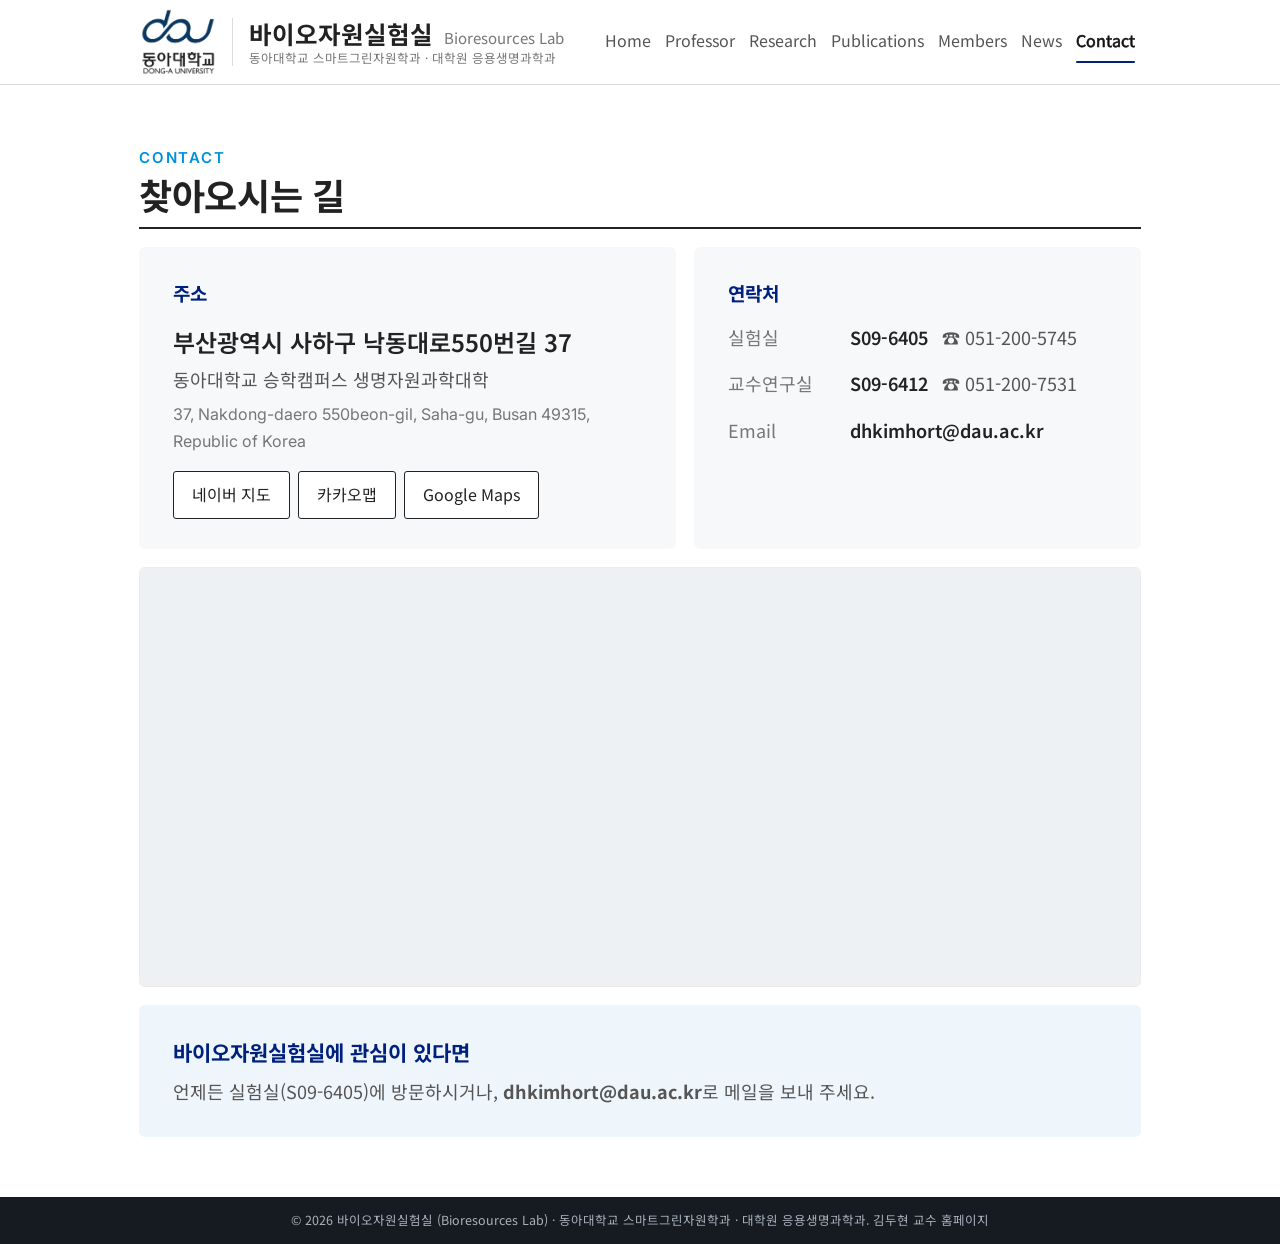
<file: contact.html>
<!DOCTYPE html>
<html lang="ko">
<head>
<meta charset="UTF-8">
<meta name="viewport" content="width=device-width, initial-scale=1">
<meta name="description" content="동아대학교 스마트그린자원학과 · 대학원 응용생명과학과 바이오자원실험실(김두현 교수). 종자 발아생리·프라이밍, 종자 가공, 유전자원 보존, 유용대사체 연구.">
<meta name="theme-color" content="#ffffff">
<meta name="apple-mobile-web-app-title" content="바이오자원실험실">
<link rel="icon" type="image/png" sizes="32x32" href="img/favicon-32.png">
<link rel="icon" type="image/png" sizes="192x192" href="img/favicon-192.png">
<link rel="apple-touch-icon" href="img/apple-touch-icon.png">
<meta property="og:type" content="website">
<meta property="og:site_name" content="바이오자원실험실">
<meta property="og:title" content="바이오자원실험실 | 동아대학교 김두현 교수 연구실">
<meta property="og:description" content="종자 발아생리·프라이밍, 종자 가공, 유전자원 보존, 유용대사체 연구 — 동아대학교 스마트그린자원학과 · 대학원 응용생명과학과">
<meta property="og:image" content="img/og.jpg">
<meta property="og:image:width" content="1200"><meta property="og:image:height" content="630">
<meta name="twitter:card" content="summary_large_image">
<title>Contact | 바이오자원실험실 | 동아대학교</title>
<link rel="preconnect" href="https://fonts.googleapis.com">
<link rel="preconnect" href="https://fonts.gstatic.com" crossorigin>
<link href="https://fonts.googleapis.com/css2?family=Noto+Sans+KR:wght@400;500;700;800&family=Inter:wght@400;600;800&display=swap" rel="stylesheet">
<link rel="stylesheet" href="css/style.css">
<script src="js/layout.js"></script>
</head>
<body>

<header class="nav">
  <div class="wrap">
    <a class="brand" href="index.html">
      <img class="logo" src="img/logo.png" alt="동아대학교">
      <span class="bt"><span>바이오자원실험실 <em class="en-name">Bioresources Lab</em></span><small>동아대학교 스마트그린자원학과 · 대학원 응용생명과학과</small></span>
    </a>
    <button class="burger" aria-label="메뉴" onclick="document.querySelector('.links').classList.toggle('open')">
      <svg width="24" height="24" viewBox="0 0 24 24" fill="none" stroke="currentColor" stroke-width="2"><path d="M4 7h16M4 12h16M4 17h16"/></svg>
    </button>
    <nav class="links">
      <a href="index.html">Home</a>
      <a href="professor.html">Professor</a>
      <a href="research.html">Research</a>
      <a href="publications.html">Publications</a>
      <a href="members.html">Members</a>
      <a href="news.html">News</a>
      <a href="contact.html" class="on">Contact</a>
    </nav>
  </div>
</header>

<main>
<!-- CONTACT -->
<section class="blk" id="contact" style="border-bottom:0">
  <div class="wrap">
    <div class="sec-head"><div><div class="kicker">Contact</div><h2>찾아오시는 길</h2></div></div>
    <div class="ct-grid">
      <div class="ct-card ct-addr">
        <h3>주소</h3>
        <p class="ct-big">부산광역시 사하구 낙동대로550번길 37</p>
        <p>동아대학교 승학캠퍼스 생명자원과학대학</p>
        <p class="ct-en">37, Nakdong-daero 550beon-gil, Saha-gu, Busan 49315, Republic of Korea</p>
        <div class="ct-maps">
          <a class="btn" href="https://map.naver.com/p/search/%EB%8F%99%EC%95%84%EB%8C%80%ED%95%99%EA%B5%90%20%EC%8A%B9%ED%95%99%EC%BA%A0%ED%8D%BC%EC%8A%A4%20%EC%83%9D%EB%AA%85%EC%9E%90%EC%9B%90%EA%B3%BC%ED%95%99%EB%8C%80%ED%95%99" target="_blank" rel="noopener">네이버 지도</a>
          <a class="btn" href="https://map.kakao.com/?q=%EB%8F%99%EC%95%84%EB%8C%80%ED%95%99%EA%B5%90%20%EC%8A%B9%ED%95%99%EC%BA%A0%ED%8D%BC%EC%8A%A4%20%EC%83%9D%EB%AA%85%EC%9E%90%EC%9B%90%EA%B3%BC%ED%95%99%EB%8C%80%ED%95%99" target="_blank" rel="noopener">카카오맵</a>
          <a class="btn" href="https://www.google.com/maps/search/?api=1&query=%EB%B6%80%EC%82%B0%EA%B4%91%EC%97%AD%EC%8B%9C%20%EC%82%AC%ED%95%98%EA%B5%AC%20%EB%82%99%EB%8F%99%EB%8C%80%EB%A1%9C550%EB%B2%88%EA%B8%B8%2037%20%EB%8F%99%EC%95%84%EB%8C%80%ED%95%99%EA%B5%90%20%EC%8A%B9%ED%95%99%EC%BA%A0%ED%8D%BC%EC%8A%A4" target="_blank" rel="noopener">Google Maps</a>
        </div>
      </div>
      <div class="ct-card">
        <h3>연락처</h3>
        <dl class="ct-dl">
          <dt>실험실</dt><dd><b>S09-6405</b><span>☎ 051-200-5745</span></dd>
          <dt>교수연구실</dt><dd><b>S09-6412</b><span>☎ 051-200-7531</span></dd>
          <dt>Email</dt><dd><b>dhkimhort@dau.ac.kr</b></dd>
        </dl>
      </div>
    </div>
    <div class="ct-map">
      <iframe src="https://maps.google.com/maps?q=%EB%8F%99%EC%95%84%EB%8C%80%ED%95%99%EA%B5%90%20%EC%8A%B9%ED%95%99%EC%BA%A0%ED%8D%BC%EC%8A%A4%20%EC%83%9D%EB%AA%85%EC%9E%90%EC%9B%90%EA%B3%BC%ED%95%99%EB%8C%80%ED%95%99&z=16&output=embed" title="동아대학교 승학캠퍼스 생명자원과학대학 지도" loading="lazy" referrerpolicy="no-referrer-when-downgrade" allowfullscreen></iframe>
    </div>
    <div class="ct-card ct-join">
      <div><h3>바이오자원실험실에 관심이 있다면</h3><p>언제든 실험실(S09-6405)에 방문하시거나, <b>dhkimhort@dau.ac.kr</b>로 메일을 보내 주세요.</p></div>
    </div>
  </div>
</section>

</main>
<footer>© <span id="yr"></span> 바이오자원실험실 (Bioresources Lab) · 동아대학교 스마트그린자원학과 · 대학원 응용생명과학과. 김두현 교수 홈페이지</footer>

<script src="js/common.js"></script>
</body></html>
</file>
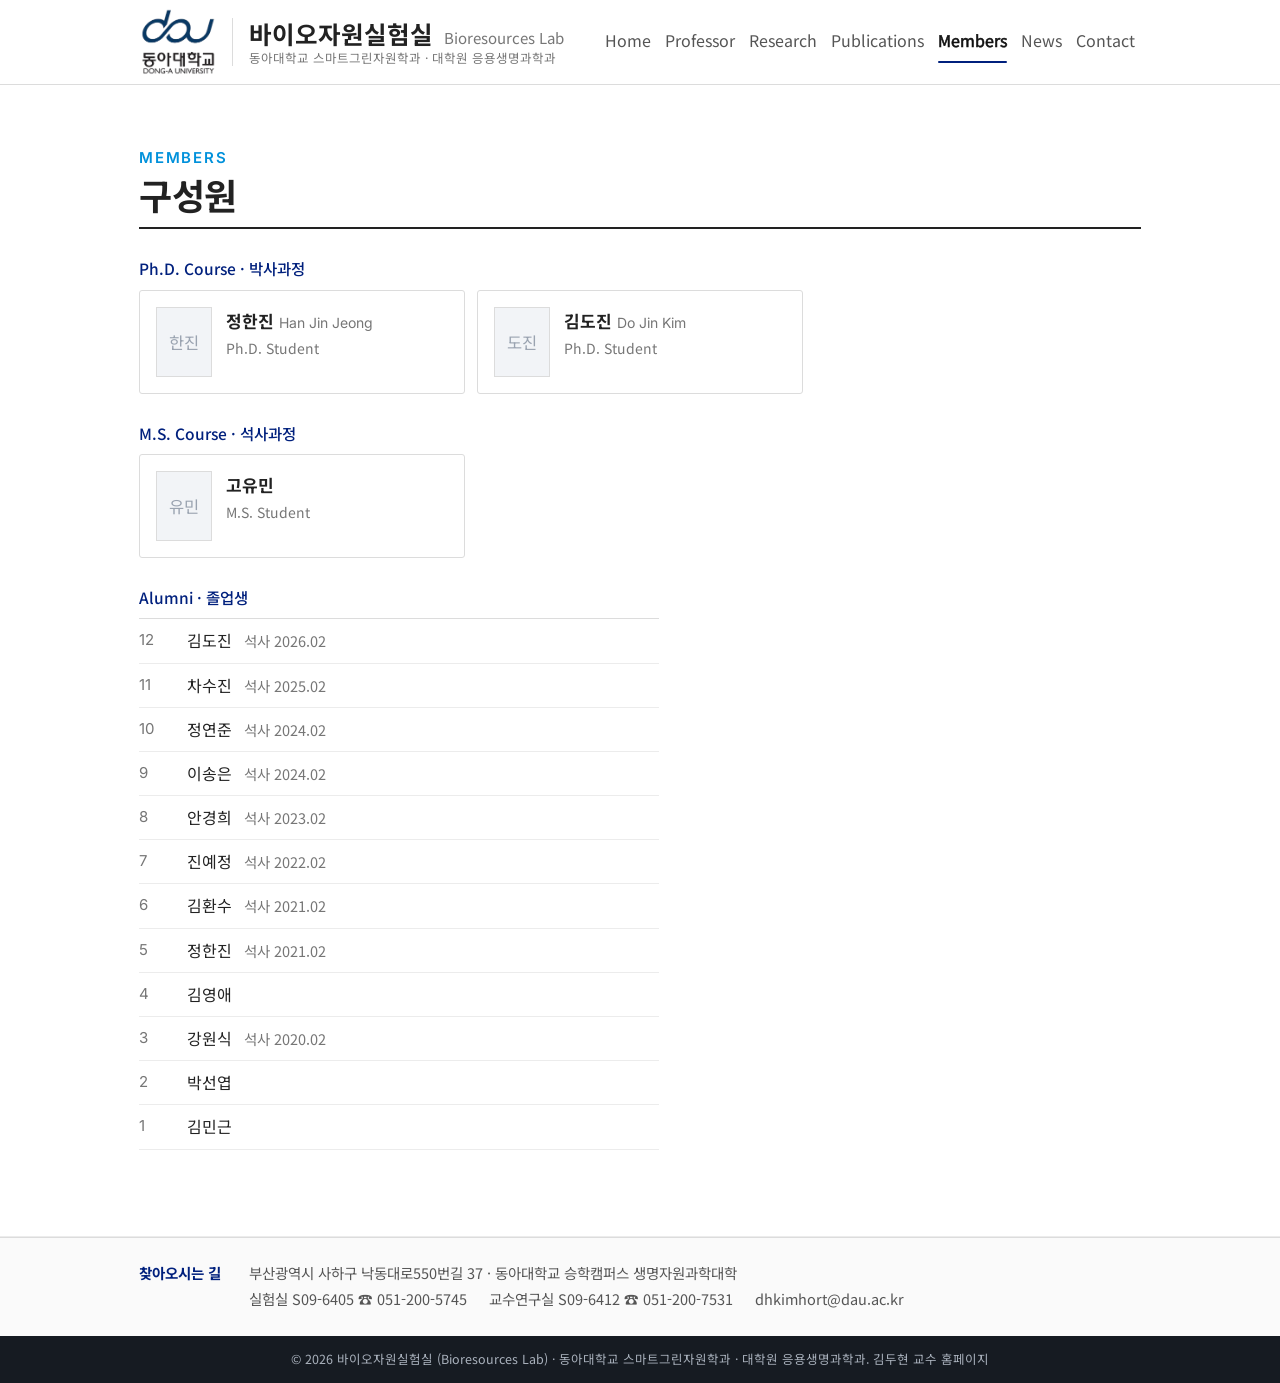
<file: members.html>
<!DOCTYPE html>
<html lang="ko">
<head>
<meta charset="UTF-8">
<meta name="viewport" content="width=device-width, initial-scale=1">
<meta name="description" content="동아대학교 스마트그린자원학과 · 대학원 응용생명과학과 바이오자원실험실(김두현 교수). 종자 발아생리·프라이밍, 종자 가공, 유전자원 보존, 유용대사체 연구.">
<meta name="theme-color" content="#ffffff">
<meta name="apple-mobile-web-app-title" content="바이오자원실험실">
<link rel="icon" type="image/png" sizes="32x32" href="img/favicon-32.png">
<link rel="icon" type="image/png" sizes="192x192" href="img/favicon-192.png">
<link rel="apple-touch-icon" href="img/apple-touch-icon.png">
<meta property="og:type" content="website">
<meta property="og:site_name" content="바이오자원실험실">
<meta property="og:title" content="바이오자원실험실 | 동아대학교 김두현 교수 연구실">
<meta property="og:description" content="종자 발아생리·프라이밍, 종자 가공, 유전자원 보존, 유용대사체 연구 — 동아대학교 스마트그린자원학과 · 대학원 응용생명과학과">
<meta property="og:image" content="img/og.jpg">
<meta property="og:image:width" content="1200"><meta property="og:image:height" content="630">
<meta name="twitter:card" content="summary_large_image">
<title>Members | 바이오자원실험실 | 동아대학교</title>
<link rel="preconnect" href="https://fonts.googleapis.com">
<link rel="preconnect" href="https://fonts.gstatic.com" crossorigin>
<link href="https://fonts.googleapis.com/css2?family=Noto+Sans+KR:wght@400;500;700;800&family=Inter:wght@400;600;800&display=swap" rel="stylesheet">
<link rel="stylesheet" href="css/style.css">
<script src="js/layout.js"></script>
</head>
<body>

<header class="nav">
  <div class="wrap">
    <a class="brand" href="index.html">
      <img class="logo" src="img/logo.png" alt="동아대학교">
      <span class="bt"><span>바이오자원실험실 <em class="en-name">Bioresources Lab</em></span><small>동아대학교 스마트그린자원학과 · 대학원 응용생명과학과</small></span>
    </a>
    <button class="burger" aria-label="메뉴" onclick="document.querySelector('.links').classList.toggle('open')">
      <svg width="24" height="24" viewBox="0 0 24 24" fill="none" stroke="currentColor" stroke-width="2"><path d="M4 7h16M4 12h16M4 17h16"/></svg>
    </button>
    <nav class="links">
      <a href="index.html">Home</a>
      <a href="professor.html">Professor</a>
      <a href="research.html">Research</a>
      <a href="publications.html">Publications</a>
      <a href="members.html" class="on">Members</a>
      <a href="news.html">News</a>
      <a href="contact.html">Contact</a>
    </nav>
  </div>
</header>

<main>
<!-- MEMBERS -->
<section class="blk" id="members">
  <div class="wrap">
    <div class="sec-head"><div><div class="kicker">Members</div><h2>구성원</h2></div></div>
    <div id="memberList"></div>
  </div>
</section>

<section class="blk" id="cbar">
  <div class="wrap cbar">
    <div class="cbar-t">찾아오시는 길</div>
    <div class="cbar-b">
      <p>부산광역시 사하구 낙동대로550번길 37 · 동아대학교 승학캠퍼스 생명자원과학대학</p>
      <p><span>실험실 S09-6405 ☎ 051-200-5745</span><span>교수연구실 S09-6412 ☎ 051-200-7531</span><span>dhkimhort@dau.ac.kr</span></p>
    </div>
  </div>
</section>

</main>
<footer>© <span id="yr"></span> 바이오자원실험실 (Bioresources Lab) · 동아대학교 스마트그린자원학과 · 대학원 응용생명과학과. 김두현 교수 홈페이지</footer>

<script src="js/common.js"></script>
<script src="js/members.js"></script>
</body></html>
</file>
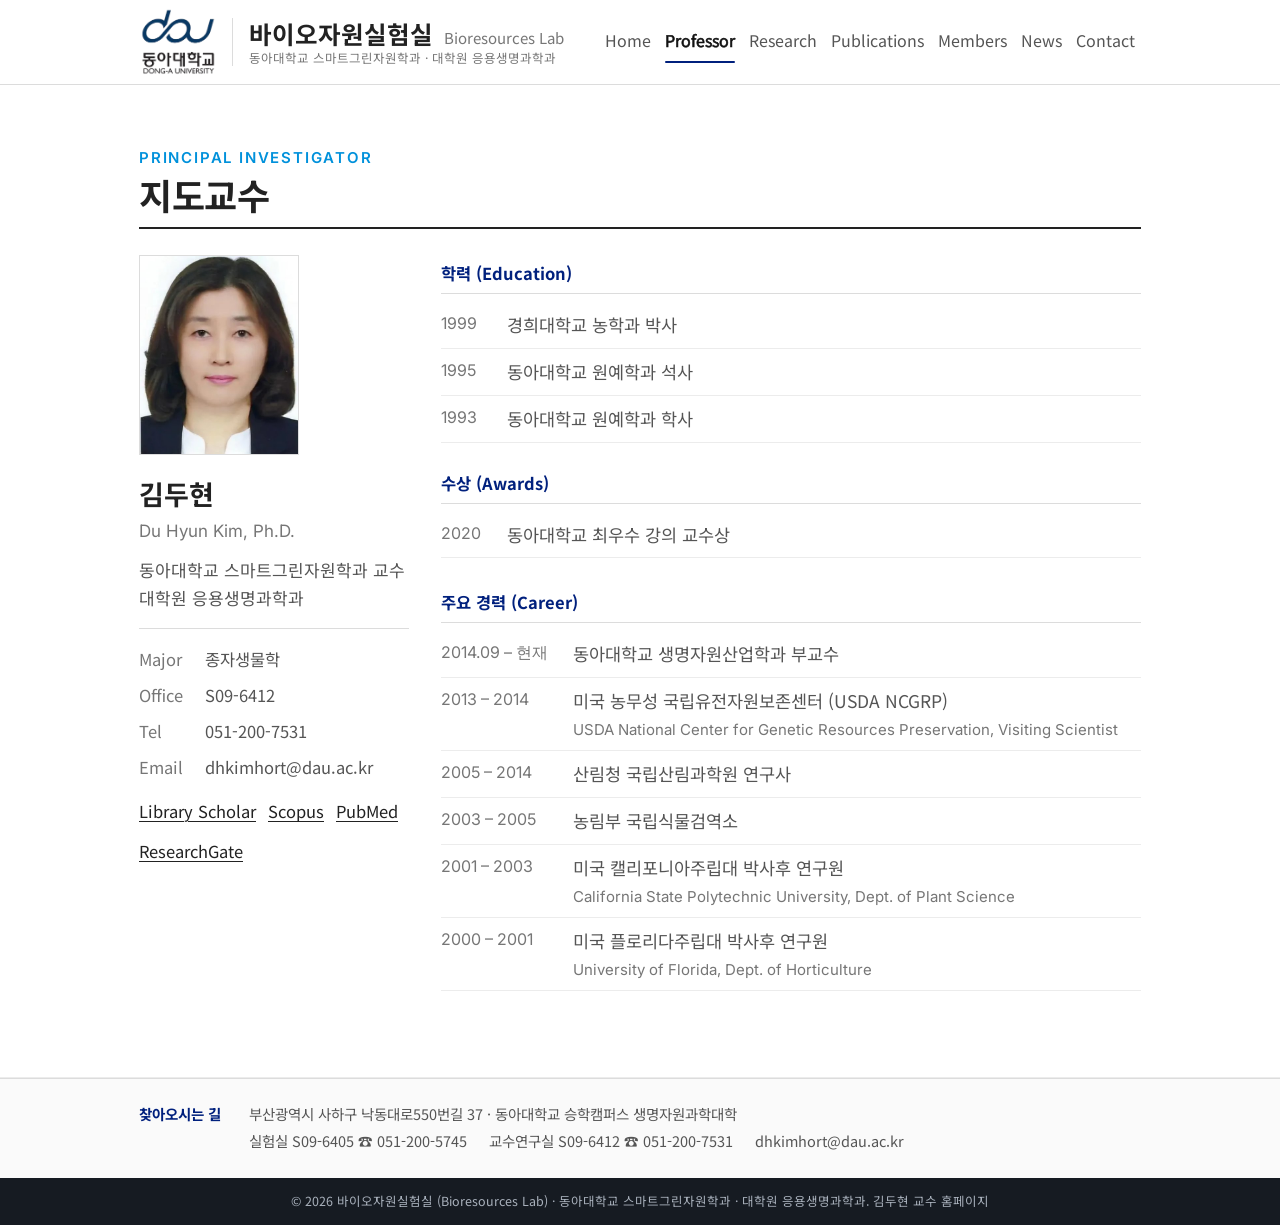
<file: professor.html>
<!DOCTYPE html>
<html lang="ko">
<head>
<meta charset="UTF-8">
<meta name="viewport" content="width=device-width, initial-scale=1">
<meta name="description" content="동아대학교 스마트그린자원학과 · 대학원 응용생명과학과 바이오자원실험실(김두현 교수). 종자 발아생리·프라이밍, 종자 가공, 유전자원 보존, 유용대사체 연구.">
<meta name="theme-color" content="#ffffff">
<meta name="apple-mobile-web-app-title" content="바이오자원실험실">
<link rel="icon" type="image/png" sizes="32x32" href="img/favicon-32.png">
<link rel="icon" type="image/png" sizes="192x192" href="img/favicon-192.png">
<link rel="apple-touch-icon" href="img/apple-touch-icon.png">
<meta property="og:type" content="website">
<meta property="og:site_name" content="바이오자원실험실">
<meta property="og:title" content="바이오자원실험실 | 동아대학교 김두현 교수 연구실">
<meta property="og:description" content="종자 발아생리·프라이밍, 종자 가공, 유전자원 보존, 유용대사체 연구 — 동아대학교 스마트그린자원학과 · 대학원 응용생명과학과">
<meta property="og:image" content="img/og.jpg">
<meta property="og:image:width" content="1200"><meta property="og:image:height" content="630">
<meta name="twitter:card" content="summary_large_image">
<title>Professor | 바이오자원실험실 | 동아대학교</title>
<link rel="preconnect" href="https://fonts.googleapis.com">
<link rel="preconnect" href="https://fonts.gstatic.com" crossorigin>
<link href="https://fonts.googleapis.com/css2?family=Noto+Sans+KR:wght@400;500;700;800&family=Inter:wght@400;600;800&display=swap" rel="stylesheet">
<link rel="stylesheet" href="css/style.css">
<script src="js/layout.js"></script>
</head>
<body>

<header class="nav">
  <div class="wrap">
    <a class="brand" href="index.html">
      <img class="logo" src="img/logo.png" alt="동아대학교">
      <span class="bt"><span>바이오자원실험실 <em class="en-name">Bioresources Lab</em></span><small>동아대학교 스마트그린자원학과 · 대학원 응용생명과학과</small></span>
    </a>
    <button class="burger" aria-label="메뉴" onclick="document.querySelector('.links').classList.toggle('open')">
      <svg width="24" height="24" viewBox="0 0 24 24" fill="none" stroke="currentColor" stroke-width="2"><path d="M4 7h16M4 12h16M4 17h16"/></svg>
    </button>
    <nav class="links">
      <a href="index.html">Home</a>
      <a href="professor.html" class="on">Professor</a>
      <a href="research.html">Research</a>
      <a href="publications.html">Publications</a>
      <a href="members.html">Members</a>
      <a href="news.html">News</a>
      <a href="contact.html">Contact</a>
    </nav>
  </div>
</header>

<main>
<!-- PROFESSOR -->
<section class="blk" id="professor">
  <div class="wrap">
    <div class="sec-head"><div><div class="kicker">Principal Investigator</div><h2>지도교수</h2></div></div>
    <div class="prof" id="profBox"></div>
  </div>
</section>

<section class="blk" id="cbar">
  <div class="wrap cbar">
    <div class="cbar-t">찾아오시는 길</div>
    <div class="cbar-b">
      <p>부산광역시 사하구 낙동대로550번길 37 · 동아대학교 승학캠퍼스 생명자원과학대학</p>
      <p><span>실험실 S09-6405 ☎ 051-200-5745</span><span>교수연구실 S09-6412 ☎ 051-200-7531</span><span>dhkimhort@dau.ac.kr</span></p>
    </div>
  </div>
</section>

</main>
<footer>© <span id="yr"></span> 바이오자원실험실 (Bioresources Lab) · 동아대학교 스마트그린자원학과 · 대학원 응용생명과학과. 김두현 교수 홈페이지</footer>

<script src="js/common.js"></script>
<script src="js/professor.js"></script>
</body></html>
</file>
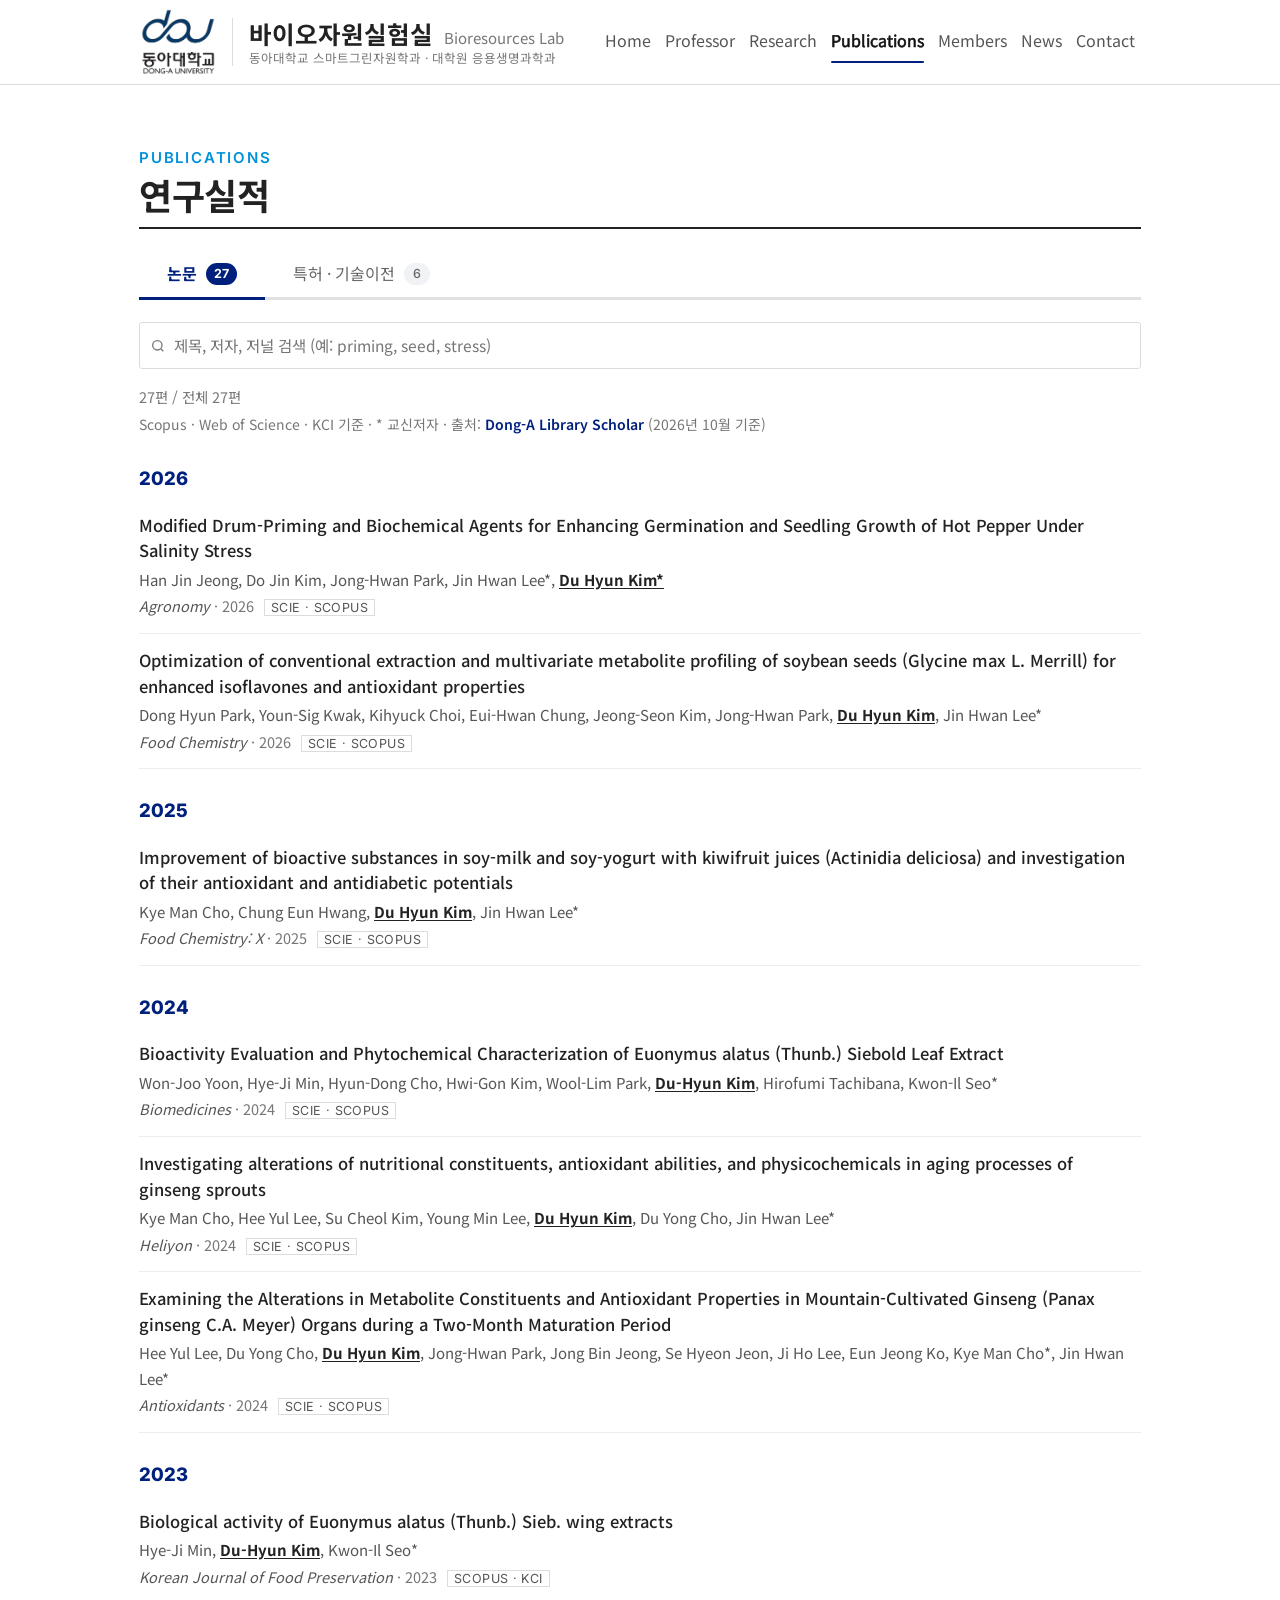
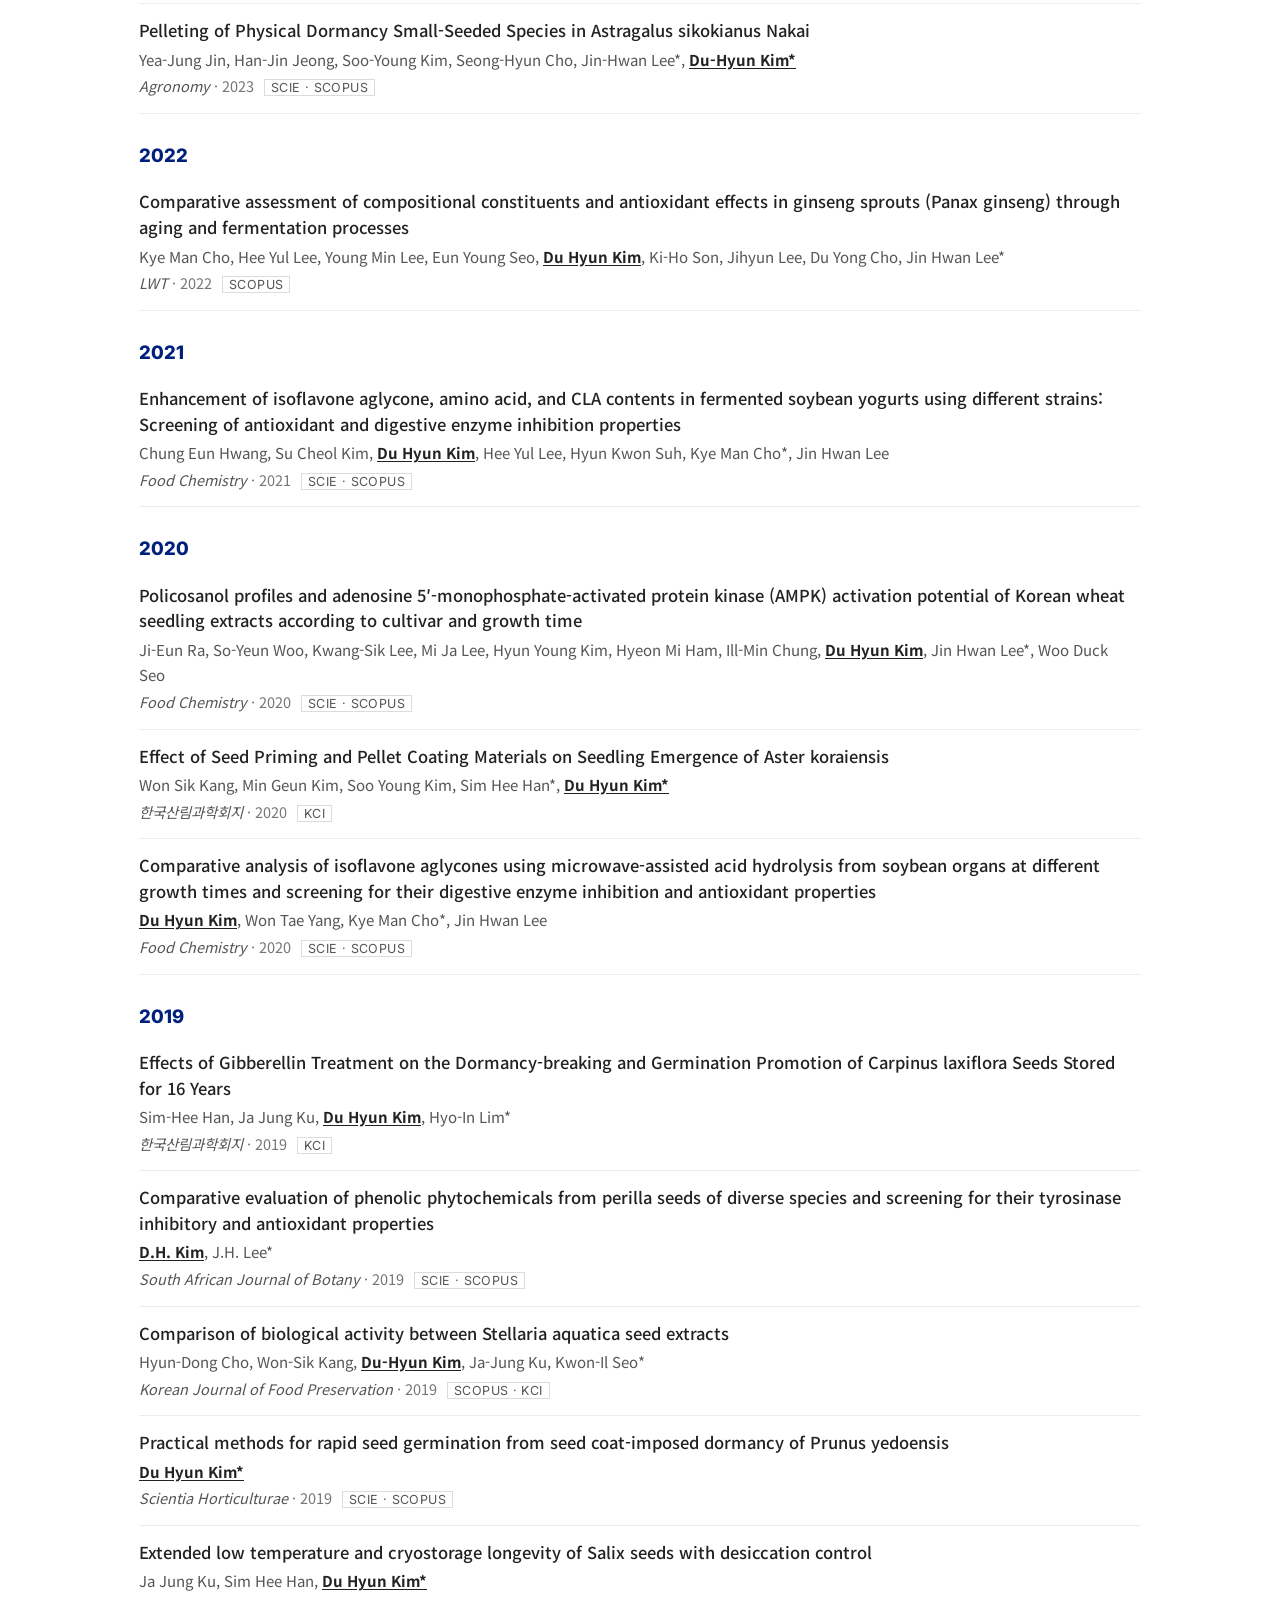
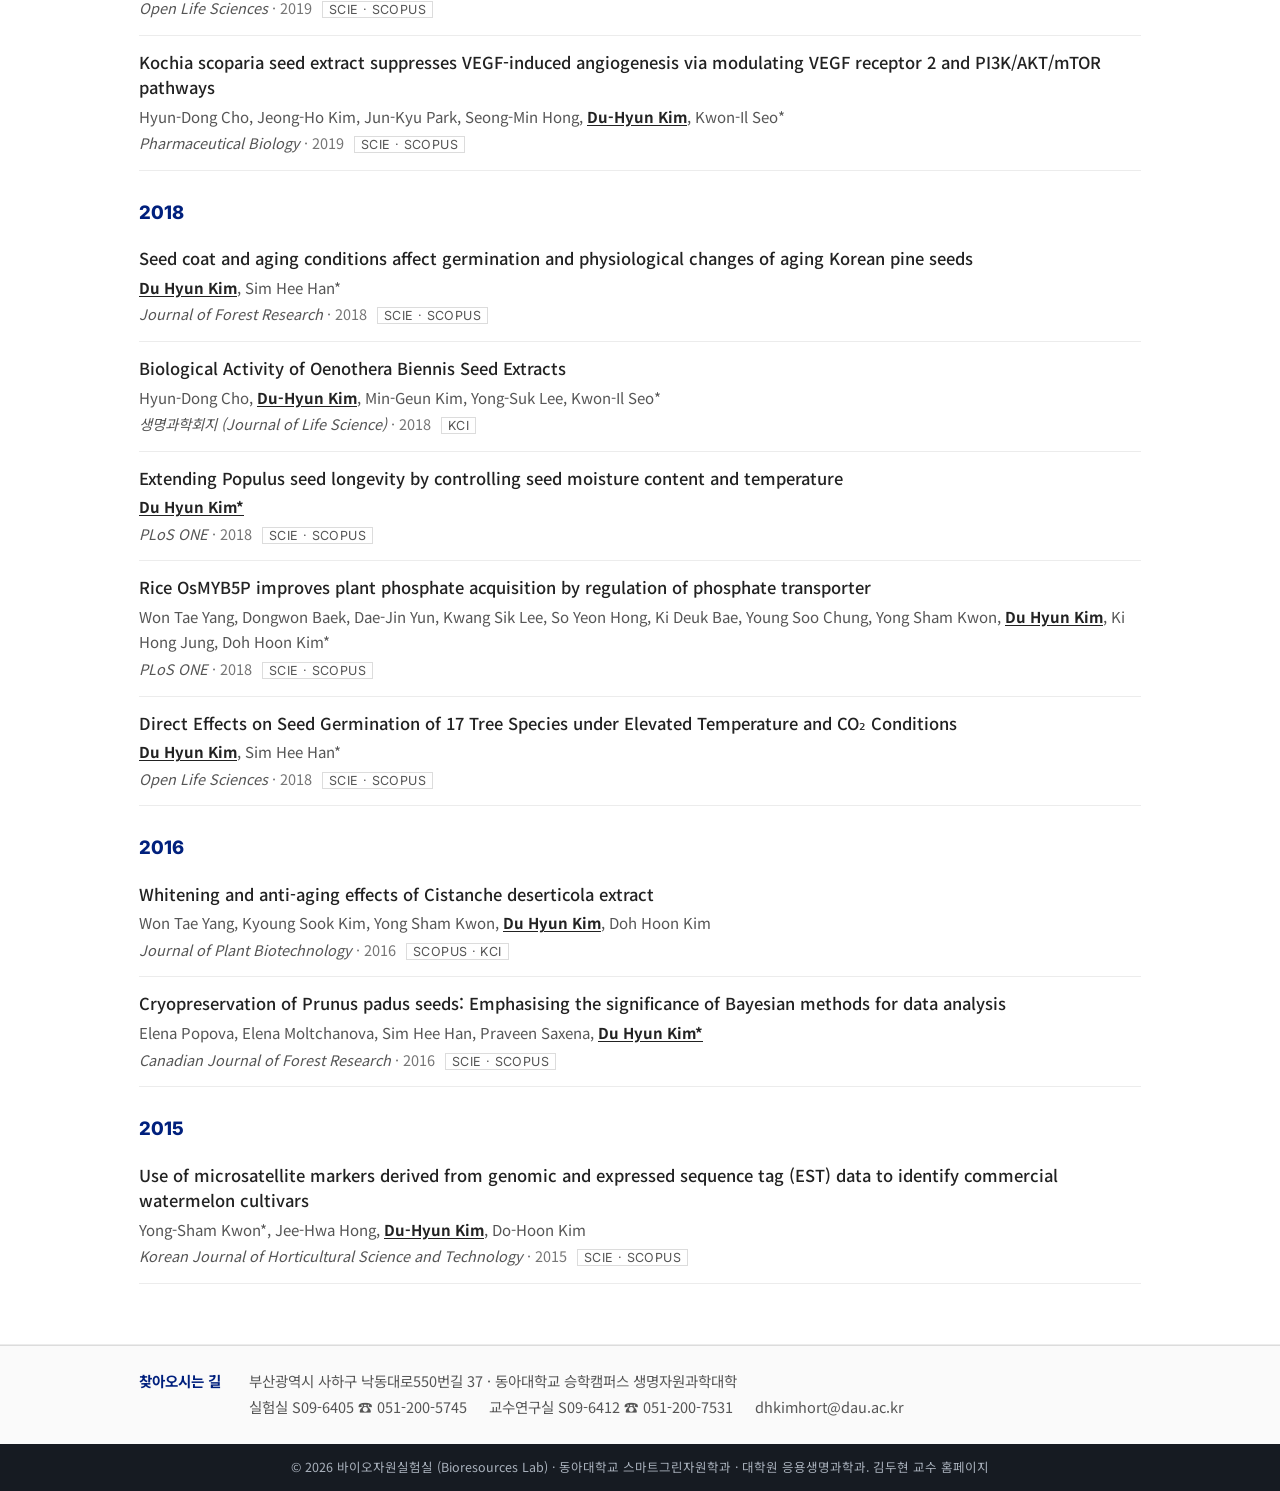
<file: publications.html>
<!DOCTYPE html>
<html lang="ko">
<head>
<meta charset="UTF-8">
<meta name="viewport" content="width=device-width, initial-scale=1">
<meta name="description" content="동아대학교 스마트그린자원학과 · 대학원 응용생명과학과 바이오자원실험실(김두현 교수). 종자 발아생리·프라이밍, 종자 가공, 유전자원 보존, 유용대사체 연구.">
<meta name="theme-color" content="#ffffff">
<meta name="apple-mobile-web-app-title" content="바이오자원실험실">
<link rel="icon" type="image/png" sizes="32x32" href="img/favicon-32.png">
<link rel="icon" type="image/png" sizes="192x192" href="img/favicon-192.png">
<link rel="apple-touch-icon" href="img/apple-touch-icon.png">
<meta property="og:type" content="website">
<meta property="og:site_name" content="바이오자원실험실">
<meta property="og:title" content="바이오자원실험실 | 동아대학교 김두현 교수 연구실">
<meta property="og:description" content="종자 발아생리·프라이밍, 종자 가공, 유전자원 보존, 유용대사체 연구 — 동아대학교 스마트그린자원학과 · 대학원 응용생명과학과">
<meta property="og:image" content="img/og.jpg">
<meta property="og:image:width" content="1200"><meta property="og:image:height" content="630">
<meta name="twitter:card" content="summary_large_image">
<title>Publications | 바이오자원실험실 | 동아대학교</title>
<link rel="preconnect" href="https://fonts.googleapis.com">
<link rel="preconnect" href="https://fonts.gstatic.com" crossorigin>
<link href="https://fonts.googleapis.com/css2?family=Noto+Sans+KR:wght@400;500;700;800&family=Inter:wght@400;600;800&display=swap" rel="stylesheet">
<link rel="stylesheet" href="css/style.css">
<script src="js/layout.js"></script>
</head>
<body>

<header class="nav">
  <div class="wrap">
    <a class="brand" href="index.html">
      <img class="logo" src="img/logo.png" alt="동아대학교">
      <span class="bt"><span>바이오자원실험실 <em class="en-name">Bioresources Lab</em></span><small>동아대학교 스마트그린자원학과 · 대학원 응용생명과학과</small></span>
    </a>
    <button class="burger" aria-label="메뉴" onclick="document.querySelector('.links').classList.toggle('open')">
      <svg width="24" height="24" viewBox="0 0 24 24" fill="none" stroke="currentColor" stroke-width="2"><path d="M4 7h16M4 12h16M4 17h16"/></svg>
    </button>
    <nav class="links">
      <a href="index.html">Home</a>
      <a href="professor.html">Professor</a>
      <a href="research.html">Research</a>
      <a href="publications.html" class="on">Publications</a>
      <a href="members.html">Members</a>
      <a href="news.html">News</a>
      <a href="contact.html">Contact</a>
    </nav>
  </div>
</header>

<main>
<!-- PUBLICATIONS -->
<section class="blk" id="publications">
  <div class="wrap">
    <div class="sec-head"><div><div class="kicker">Publications</div><h2>연구실적</h2></div></div>
    <div class="tabs" id="pubTabs">
      <button class="tab on" data-t="papers">논문 <span id="cntPapers"></span></button>
      <button class="tab" data-t="patents">특허 · 기술이전 <span id="cntPatents"></span></button>
    </div>
    <div class="pub-tools" id="pubTools">
      <label class="search">
        <svg width="16" height="16" viewBox="0 0 24 24" fill="none" stroke="currentColor" stroke-width="2"><circle cx="11" cy="11" r="7"/><path d="m20 20-3.5-3.5"/></svg>
        <input id="q" type="search" placeholder="제목, 저자, 저널 검색 (예: priming, seed, stress)">
      </label>
      <div class="filters" id="topicFilters" hidden></div>
    </div>
    <div class="pub-count" id="pubCount"></div>
    <div class="pane" id="pane-papers">
      <p class="src-note">Scopus · Web of Science · KCI 기준 · * 교신저자 · 출처: <a href="https://dongalibraryscholar.netlify.app/listing_result?keyword=957110">Dong-A Library Scholar</a> (2026년 10월 기준)</p>
      <div id="pubList"></div>
    </div>
    <div class="pane" id="pane-patents" hidden>
      <div class="ach" id="patentList"></div>
    </div>
  </div>
</section>

<section class="blk" id="cbar">
  <div class="wrap cbar">
    <div class="cbar-t">찾아오시는 길</div>
    <div class="cbar-b">
      <p>부산광역시 사하구 낙동대로550번길 37 · 동아대학교 승학캠퍼스 생명자원과학대학</p>
      <p><span>실험실 S09-6405 ☎ 051-200-5745</span><span>교수연구실 S09-6412 ☎ 051-200-7531</span><span>dhkimhort@dau.ac.kr</span></p>
    </div>
  </div>
</section>

</main>
<footer>© <span id="yr"></span> 바이오자원실험실 (Bioresources Lab) · 동아대학교 스마트그린자원학과 · 대학원 응용생명과학과. 김두현 교수 홈페이지</footer>

<script src="js/common.js"></script>
<script src="js/publications.js"></script>
</body></html>
</file>
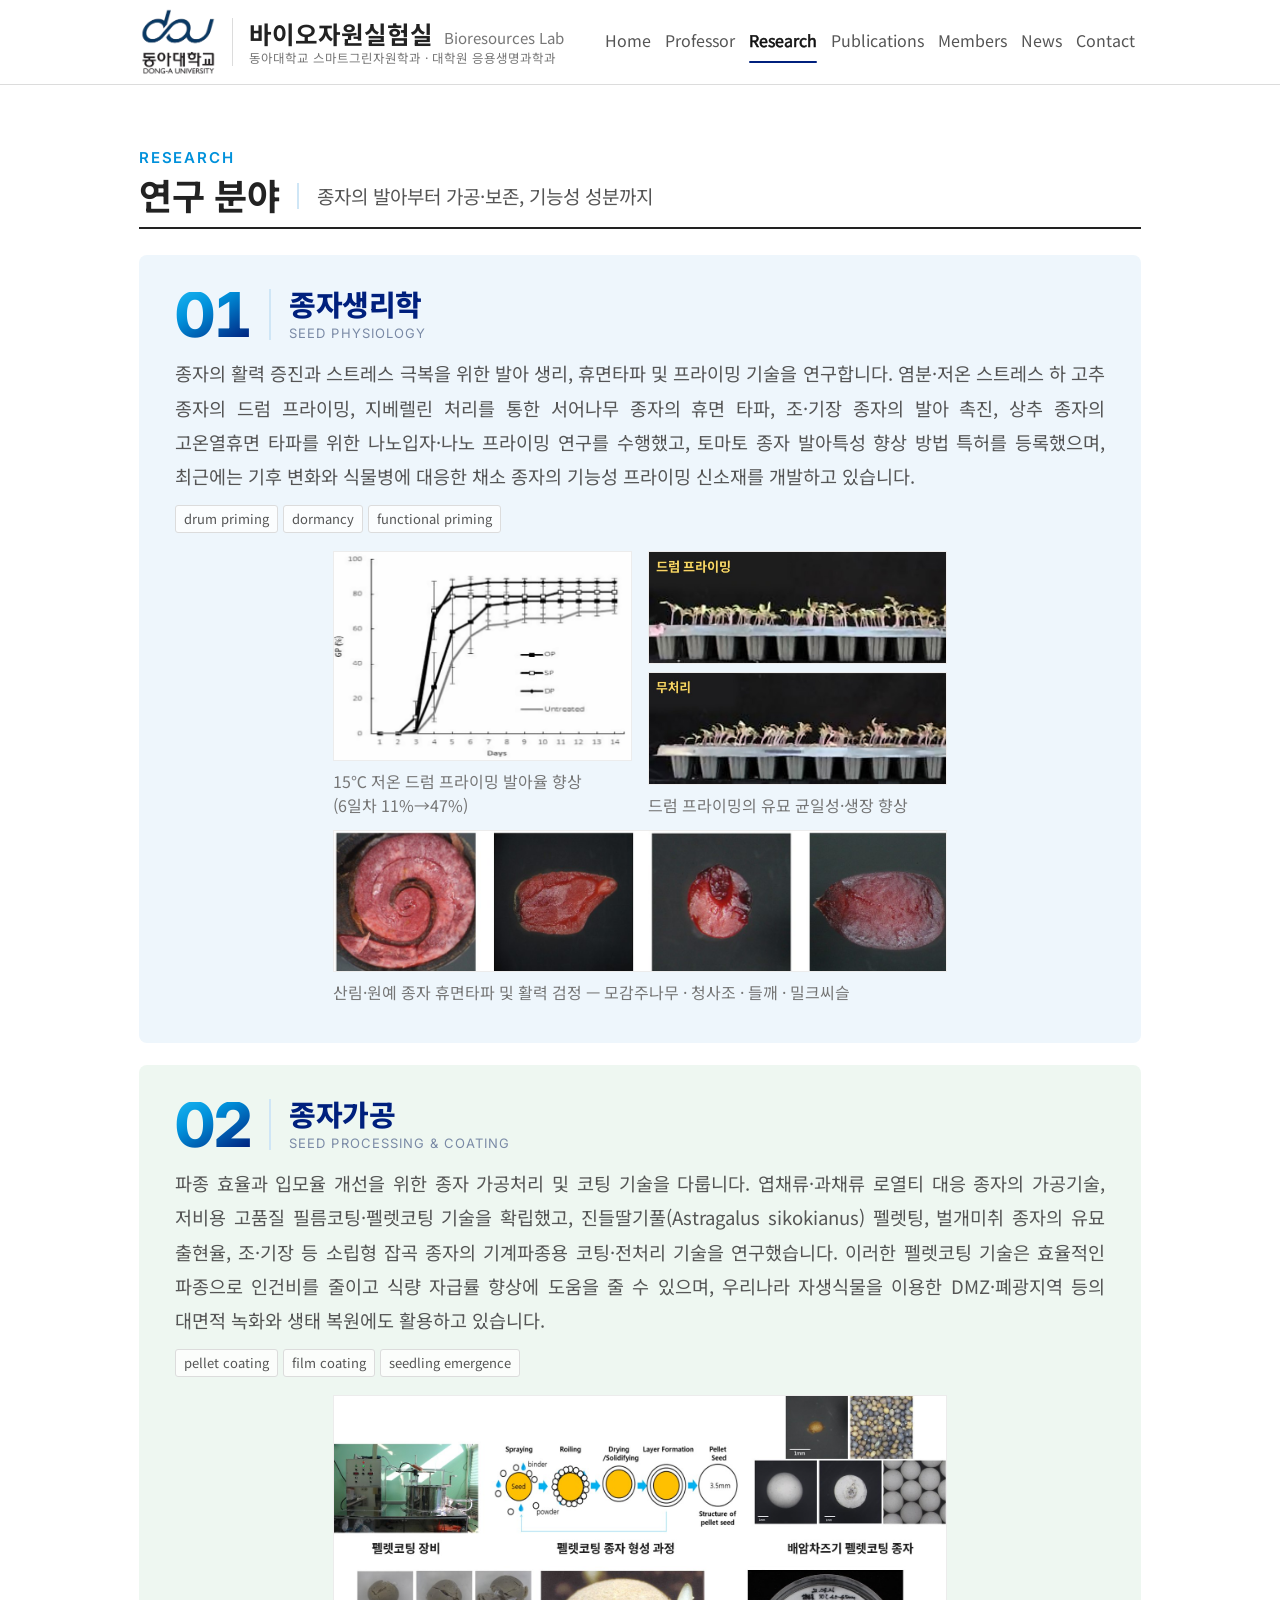
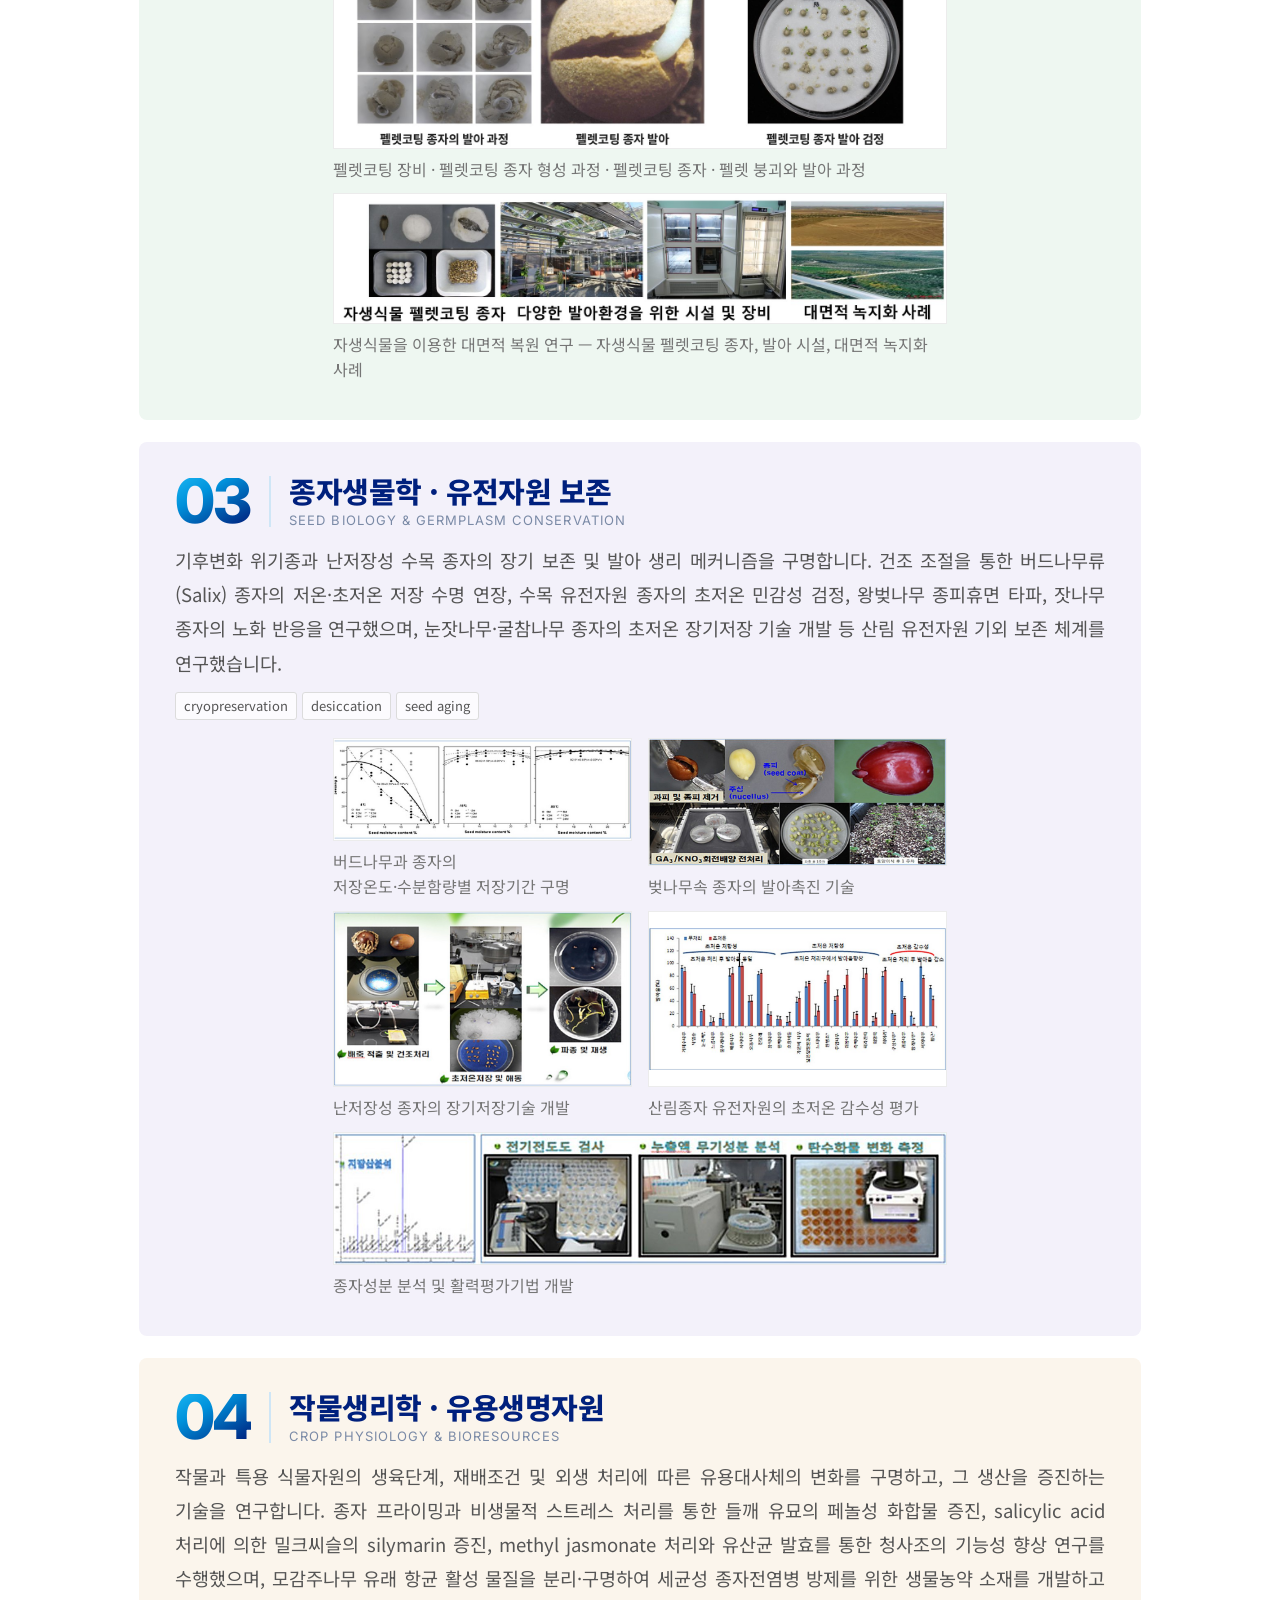
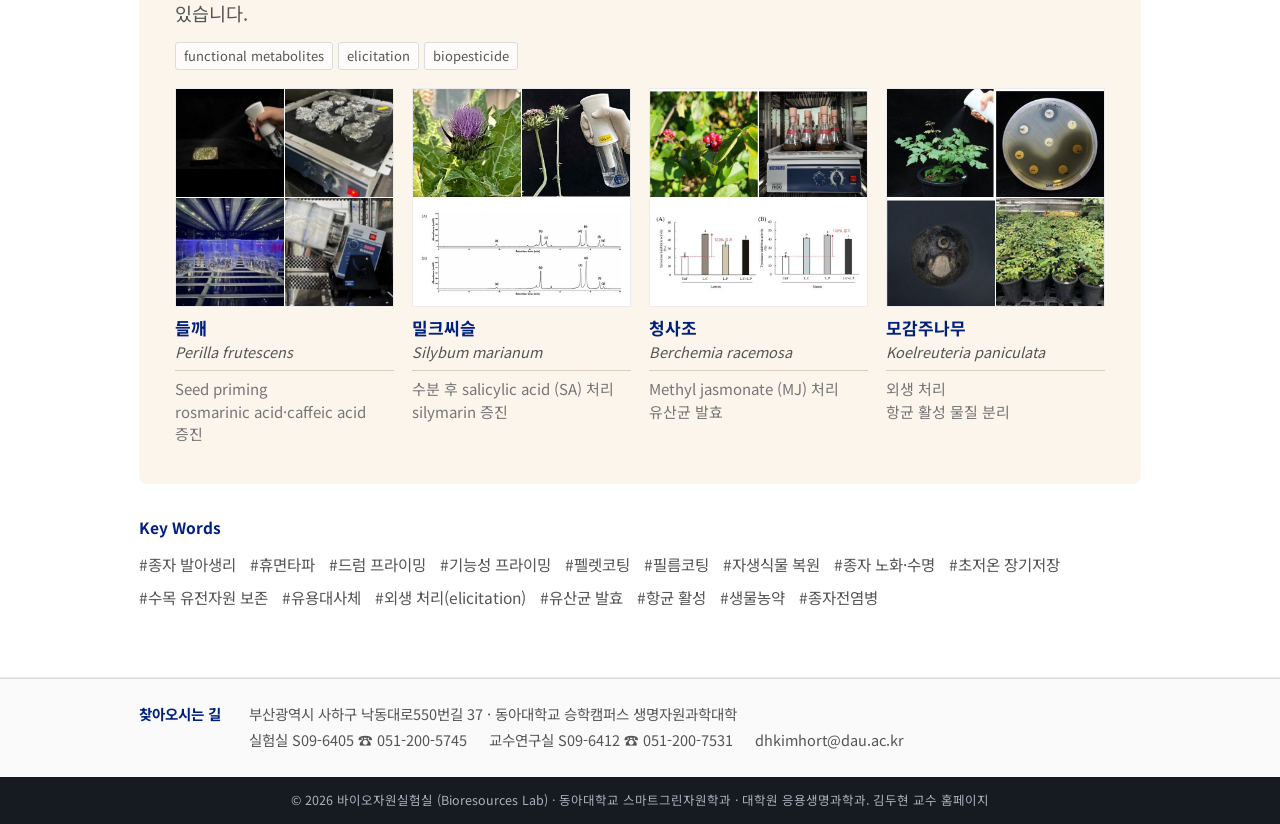
<file: research.html>
<!DOCTYPE html>
<html lang="ko">
<head>
<meta charset="UTF-8">
<meta name="viewport" content="width=device-width, initial-scale=1">
<meta name="description" content="동아대학교 스마트그린자원학과 · 대학원 응용생명과학과 바이오자원실험실(김두현 교수). 종자 발아생리·프라이밍, 종자 가공, 유전자원 보존, 유용대사체 연구.">
<meta name="theme-color" content="#ffffff">
<meta name="apple-mobile-web-app-title" content="바이오자원실험실">
<link rel="icon" type="image/png" sizes="32x32" href="img/favicon-32.png">
<link rel="icon" type="image/png" sizes="192x192" href="img/favicon-192.png">
<link rel="apple-touch-icon" href="img/apple-touch-icon.png">
<meta property="og:type" content="website">
<meta property="og:site_name" content="바이오자원실험실">
<meta property="og:title" content="바이오자원실험실 | 동아대학교 김두현 교수 연구실">
<meta property="og:description" content="종자 발아생리·프라이밍, 종자 가공, 유전자원 보존, 유용대사체 연구 — 동아대학교 스마트그린자원학과 · 대학원 응용생명과학과">
<meta property="og:image" content="img/og.jpg">
<meta property="og:image:width" content="1200"><meta property="og:image:height" content="630">
<meta name="twitter:card" content="summary_large_image">
<title>Research | 바이오자원실험실 | 동아대학교</title>
<link rel="preconnect" href="https://fonts.googleapis.com">
<link rel="preconnect" href="https://fonts.gstatic.com" crossorigin>
<link href="https://fonts.googleapis.com/css2?family=Noto+Sans+KR:wght@400;500;700;800&family=Inter:wght@400;600;800&display=swap" rel="stylesheet">
<link rel="stylesheet" href="css/style.css">
<script src="js/layout.js"></script>
</head>
<body>

<header class="nav">
  <div class="wrap">
    <a class="brand" href="index.html">
      <img class="logo" src="img/logo.png" alt="동아대학교">
      <span class="bt"><span>바이오자원실험실 <em class="en-name">Bioresources Lab</em></span><small>동아대학교 스마트그린자원학과 · 대학원 응용생명과학과</small></span>
    </a>
    <button class="burger" aria-label="메뉴" onclick="document.querySelector('.links').classList.toggle('open')">
      <svg width="24" height="24" viewBox="0 0 24 24" fill="none" stroke="currentColor" stroke-width="2"><path d="M4 7h16M4 12h16M4 17h16"/></svg>
    </button>
    <nav class="links">
      <a href="index.html">Home</a>
      <a href="professor.html">Professor</a>
      <a href="research.html" class="on">Research</a>
      <a href="publications.html">Publications</a>
      <a href="members.html">Members</a>
      <a href="news.html">News</a>
      <a href="contact.html">Contact</a>
    </nav>
  </div>
</header>

<main>
<!-- RESEARCH -->
<section class="blk" id="research">
  <div class="wrap">
    <div class="sec-head"><div><div class="kicker">Research</div><div class="h2row"><h2>연구 분야</h2><p class="sec-sub">종자의 발아부터 가공·보존, 기능성 성분까지</p></div></div></div>
    <div class="grid" id="researchGrid"></div>
    <div class="kwbox"><h4>Key Words</h4><div id="kwCloud"></div></div>
</div>
  </div>
</section>

<section class="blk" id="cbar">
  <div class="wrap cbar">
    <div class="cbar-t">찾아오시는 길</div>
    <div class="cbar-b">
      <p>부산광역시 사하구 낙동대로550번길 37 · 동아대학교 승학캠퍼스 생명자원과학대학</p>
      <p><span>실험실 S09-6405 ☎ 051-200-5745</span><span>교수연구실 S09-6412 ☎ 051-200-7531</span><span>dhkimhort@dau.ac.kr</span></p>
    </div>
  </div>
</section>

</main>
<footer>© <span id="yr"></span> 바이오자원실험실 (Bioresources Lab) · 동아대학교 스마트그린자원학과 · 대학원 응용생명과학과. 김두현 교수 홈페이지</footer>

<script src="js/common.js"></script>
<script src="js/research.js"></script>
</body></html>
</file>
<file: css/style.css>
:root{
  --ink:#141414; --ink2:#3d3d3d; --muted:#767676;
  --bg:#ffffff; --card:#ffffff; --line:#dcdcdc; --line2:#ececec;
  --accent:#0b3862;      /* 진한 남색: 링크·제목 포인트 */
  --accent-soft:#f2f4f7;
  --mark:#fff1a8;
  --radius:3px;
  /* 기존 이름 호환 */
  --green:var(--accent); --green2:var(--accent); --green-soft:var(--accent-soft); --gold:var(--ink); --gold-soft:var(--accent-soft);
}
*{box-sizing:border-box;margin:0;padding:0}
html{scroll-padding-top:84px}
body{min-height:100vh;display:flex;flex-direction:column}
main{flex:1;display:flex;flex-direction:column}
main>section{flex:none}
section[hidden]{display:none!important}
body{font-family:'Noto Sans KR',system-ui,sans-serif;background:var(--bg);color:var(--ink);line-height:1.7;font-size:17px;-webkit-font-smoothing:antialiased}
a{color:var(--accent);text-decoration:none}
a:hover{text-decoration:underline}
.wrap{max-width:1040px;margin:0 auto;padding:0 24px}

/* NAV */
header.nav{position:sticky;top:0;z-index:50;background:#fff;border-bottom:1px solid var(--line)}
.nav .wrap{display:flex;align-items:center;justify-content:space-between;height:84px}
.brand{display:flex;align-items:center;gap:16px;color:var(--ink);font-weight:700;font-size:26px;line-height:1.3}
.brand:hover{text-decoration:none}
.brand .logo{--lh:88px;height:var(--lh);width:auto;display:block;margin:calc(var(--lh) * -.095) 0}
.brand{flex:none}
.brand .bt{display:flex;flex-direction:column;white-space:nowrap;padding-left:16px;border-left:1px solid var(--line)}
.brand .en-name{font-style:normal;font-weight:400;color:var(--muted);font-size:17.5px;margin-left:4px}
.brand small{font-weight:400;color:var(--muted);font-size:15px}
.links{display:flex;gap:2px}
.links a{color:var(--ink2);font-size:18.5px;padding:6px 6px;border-bottom:2px solid transparent}
.links a:hover,.links a.on{color:var(--accent);border-bottom-color:var(--accent);text-decoration:none}
/* 메뉴 hover 애니메이션: 글씨 진하게 + 밑줄이 가운데서 펼쳐짐 */
.links a{--px:6px;position:relative;border-bottom-color:transparent!important;transition:color .2s ease,-webkit-text-stroke-color .2s ease}
.links a::after{content:"";position:absolute;left:var(--px);right:var(--px);bottom:-2px;height:2px;border-radius:2px;background:var(--accent);transform:scaleX(0);transform-origin:center;transition:transform .28s cubic-bezier(.2,.7,.2,1)}
.links a:hover{color:var(--ink);-webkit-text-stroke:.45px currentColor}
.links a:hover::after,.links a.on::after,.links a:focus-visible::after{transform:scaleX(1)}
.links a.on,.links a.on:hover{color:#111;-webkit-text-stroke:.6px currentColor}
.brand{transition:opacity .2s ease}
.brand:hover{opacity:.8;text-decoration:none}
.burger{display:none;background:none;border:0;padding:8px;cursor:pointer;color:var(--ink)}
@media (max-width:520px) and (pointer:coarse){.brand .bt small{display:none}.brand .logo{--lh:52px}}
@media (max-width:1100px) and (pointer:coarse){.brand .bt small,.brand .en-name{display:none}}
@media (max-width:1440px){.brand small{font-size:13px}.brand .en-name{font-size:15px}.links a{font-size:17.5px}}
@media (max-width:1340px){.brand small{font-size:12.5px}.links a{font-size:16px}.brand .logo{--lh:80px}.brand{font-size:24.5px}}
@media (max-width:940px) and (pointer:coarse){
  .nav .wrap{height:auto;flex-direction:column;align-items:stretch;padding-top:10px}
  .burger{display:none}
  .links{display:flex;overflow-x:auto;-webkit-overflow-scrolling:touch;scrollbar-width:none;margin:6px -24px 0;padding:0 18px;gap:0}
  .links::-webkit-scrollbar{display:none}
  .links a{flex:none;padding:10px 12px;font-size:16px;--px:12px}
  html{scroll-padding-top:104px}
}
@media (max-width:720px) and (pointer:coarse){
  .links{flex-wrap:wrap;overflow-x:visible;margin:4px -8px 0;padding:0 0 6px}
  .links a{padding:7px 8px;font-size:15px;--px:8px}
  html{scroll-padding-top:140px}
}

/* HERO */
.hero{background:#fff;border-bottom:1px solid var(--line);overflow:hidden}

.hero .wrap{padding:64px 24px 0}
.hero-txt{padding-bottom:56px}
.hero .eyebrow{font-size:14px;letter-spacing:.06em;color:var(--muted)}
.hero h1{font-family:'Noto Sans KR',sans-serif;font-weight:800;letter-spacing:-.02em;font-size:clamp(28px,4.2vw,40px);line-height:1.35;margin:12px 0 14px;color:var(--ink)}
.hero h1 span{color:var(--accent)}
.hero p.lead{max-width:none;color:var(--ink2);font-size:17.5px}
.hero .cta{display:flex;gap:10px;flex-wrap:wrap;margin-top:24px}
.btn{display:inline-block;padding:9px 18px;font-size:15.5px;border:1px solid var(--ink);border-radius:var(--radius);color:var(--ink)}
.btn:hover{text-decoration:none;background:var(--ink);color:#fff}
.btn.gold{background:var(--ink);color:#fff}
.btn.gold:hover{background:#000}
.hero-lab{margin-top:26px;padding-top:20px;border-top:1px solid var(--line2)}
.hero-lab>b{display:block;font-size:22px;color:var(--ink)}
.hero-sub{font-size:16.5px;color:var(--ink2);margin-top:2px}
.mbr{display:none}
@media (max-width:640px) and (pointer:coarse){.mbr{display:inline}.hero-sub .dot{display:none}.hero-sub{font-size:17.5px}}
.hero-sub span{margin:0 8px;color:var(--muted)}
.hero-pi{margin-top:6px;font-size:16.5px;font-weight:600;color:var(--ink)}
.hero-pi em{font-style:normal;font-weight:400;font-size:15.5px;color:var(--muted);margin-left:8px;font-family:'Inter'}
.hero-txt{align-self:center}
.hero-grid{display:grid;grid-template-columns:minmax(0,1fr) minmax(0,1.05fr);gap:8px;align-items:end}
.hero-art{align-self:end;margin-right:-24px}
.hero-art img{display:block;width:100%;height:auto;-webkit-mask-image:linear-gradient(90deg,transparent 0%,#000 22%),linear-gradient(180deg,transparent 0%,#000 24%);-webkit-mask-composite:source-in;mask-image:linear-gradient(90deg,transparent 0%,#000 22%),linear-gradient(180deg,transparent 0%,#000 24%);mask-composite:intersect}
@media (max-width:640px) and (pointer:coarse){.hero-grid{grid-template-columns:1fr}.hero-txt{padding-bottom:8px}.hero-art{justify-self:end;width:78%;margin:0 -24px 0 0}}

/* SECTIONS */
section.blk{padding:60px 0;border-bottom:1px solid var(--line2)}
.sec-head{display:flex;align-items:baseline;justify-content:space-between;gap:16px;margin-bottom:26px;flex-wrap:wrap;border-bottom:2px solid var(--ink);padding-bottom:10px}
.sec-head .kicker{font-family:'Inter';font-size:15px;letter-spacing:.12em;color:var(--muted);text-transform:uppercase}
.sec-head h2{font-family:'Noto Sans KR',sans-serif;font-weight:700;letter-spacing:-.01em;font-size:36px;color:var(--ink);line-height:1.3}
.sec-head p{color:var(--muted);font-size:15.5px}
.sec-head .h2row{display:flex;align-items:center;gap:18px;flex-wrap:wrap}
.sec-head .sec-sub{font-size:19px;color:#555;line-height:1.4;padding-left:18px;border-left:2px solid #cfe6f6;margin-top:4px}

/* PROFESSOR */
.prof{display:grid;grid-template-columns:270px 1fr;gap:32px}
@media (max-width:760px) and (pointer:coarse){.prof{grid-template-columns:1fr}}
.prof-card{align-self:start}
.avatar{display:block;object-fit:cover;object-position:center top;width:100%;max-width:160px;aspect-ratio:4/5;background:var(--accent-soft);border:1px solid var(--line);display:grid;place-items:center;font-family:'Noto Sans KR';font-size:56px;color:#b9c0cb;margin-bottom:16px}
.prof-card h3{font-size:27px}
.prof-card .en{color:var(--muted);font-family:'Inter';font-size:17px}
.prof-card .pos{margin:10px 0 16px;color:var(--ink2);font-size:17px;line-height:1.65}
.contact-list{list-style:none;font-size:16.5px;border-top:1px solid var(--line);padding-top:12px}
.contact-list li{display:flex;gap:10px;padding:4px 0;color:var(--ink2);word-break:break-all}
.contact-list li b{color:var(--muted);font-weight:400;min-width:56px}
.ext-links{display:flex;gap:12px;flex-wrap:wrap;margin-top:12px;font-size:16.5px}
.chip{display:inline-block;font-size:13px;padding:2px 8px;border:1px solid var(--line);border-radius:var(--radius);color:var(--ink2);background:#fff}
.ext-links .chip{border:0;padding:0;font-size:16.5px;color:#222;text-decoration:underline;text-underline-offset:3px}
.chip.gold{border-color:var(--ink2);color:var(--ink)}
.timeline h4{font-size:16.5px;color:var(--ink);margin:4px 0 8px;padding-bottom:6px;border-bottom:1px solid var(--line)}
.tl{list-style:none;margin-bottom:26px}
.tl li{display:grid;grid-template-columns:150px 1fr;gap:14px;padding:8px 0;border-bottom:1px solid var(--line2);font-size:17.5px}
.tl li .yr{font-family:'Inter';color:var(--muted);font-size:16px}
@media (min-width:900px), (pointer:fine){
  .timeline{display:grid;grid-template-columns:1fr 1.6fr;gap:0 40px;align-items:start}
  .tl li{grid-template-columns:118px 1fr}
  .tl-col:first-child .tl li{grid-template-columns:52px 1fr}
}
@media (max-width:1340px){.timeline{grid-template-columns:1fr}}

/* RESEARCH */
.grid{display:grid;grid-template-columns:repeat(2,1fr);gap:0;border-top:1px solid var(--line)}
@media (max-width:700px) and (pointer:coarse){.grid{grid-template-columns:1fr}}

#researchGrid{display:block;border-top:0}
.rarea{padding:30px 0 34px;border-top:1px solid var(--line)}
.rarea:first-child{border-top:0;padding-top:4px}
.rhead{display:flex;gap:14px;align-items:baseline;margin-bottom:10px}
.rnum{font-family:'Inter';font-weight:700;font-size:22px;color:var(--accent)}
.rhead h3{font-size:22px;font-weight:700}
.rhead .en{font-family:'Inter';font-size:14.5px;color:var(--muted)}
.rdesc{text-align:justify;word-break:keep-all;font-size:18.5px;color:var(--ink2);max-width:none;line-height:1.85}
.rarea .tags{margin:12px 0 18px;display:flex;gap:5px;flex-wrap:wrap}
.rfigs{display:grid;grid-template-columns:1fr 1fr;gap:12px 16px;max-width:680px;margin-left:auto;margin-right:auto}

.quad{grid-column:1/-1;display:grid;grid-template-columns:1fr 1fr;gap:14px;max-width:560px;margin-left:auto;margin-right:auto;width:100%}
.qimg{width:100%;aspect-ratio:1/1;object-fit:cover;display:block;border:1px solid var(--line2)}
.qcell{margin:0}

.qcell figcaption{margin-top:8px;line-height:1.5;word-break:keep-all;text-wrap:balance}
.qcell b{display:block;font-size:17px;color:var(--ink);margin-bottom:3px}
.qcell .sci{display:block;font-weight:400;font-size:14.5px;color:var(--ink2);margin:1px 0 7px;padding-bottom:7px;border-bottom:1px solid #d9cdbb}
.qcell span{display:block;font-size:15px;color:var(--muted)}
.rfig{margin:0;min-width:0}
.rfig.full{grid-column:1/-1}
.rfig img{width:100%;display:block;border:1px solid var(--line2);background:#fff}
.rfig img+img{margin-top:8px}
.rfig.half{display:flex;flex-direction:column}
.rfig.half .rimgs{flex:1;display:flex;flex-direction:column;gap:8px}
.rfig.half .rimgs img{flex:1;min-height:0;height:100%;object-fit:cover;object-position:left center}
.rfig.half .rimgs img:only-child{object-fit:contain}
.rfig.half .rimgs img+img{margin-top:0}
.rfig figcaption{white-space:normal;word-break:keep-all}
.rfig.full figcaption{white-space:normal}
.rfig figcaption{font-size:16px;color:var(--muted);margin-top:8px;line-height:1.55;text-wrap:balance}
.rfig figcaption .nw{display:block;white-space:nowrap}
.rfig figcaption .nb{white-space:nowrap}
@media (max-width:700px) and (pointer:coarse){.rfigs{grid-template-columns:1fr}}
.kwbox{margin-top:30px}
.kwbox h4{font-size:15.5px;margin-bottom:10px}
.kw{display:inline-block;margin:0 14px 6px 0;font-size:15.5px;color:var(--ink2)}
.ach{display:grid;grid-template-columns:repeat(auto-fit,minmax(300px,1fr));gap:0 30px;margin-top:22px;border-top:1px solid var(--line)}
.achi{padding:14px 0;border-bottom:1px solid var(--line2);display:flex;gap:12px;align-items:flex-start}
.ach{margin-top:10px!important}
.achi b a{color:var(--ink)}
.achi .chip{white-space:nowrap;flex:none}
.achi b{font-size:16px;display:block;line-height:1.5;font-weight:500}.achi p{font-size:14.5px;color:var(--muted)}

/* PUBLICATIONS */
.pub-tools{display:flex;gap:10px;flex-wrap:wrap;margin-bottom:16px}
.search{flex:1;min-width:220px;position:relative}
.search input{width:100%;padding:9px 12px 9px 34px;border:1px solid var(--line);border-radius:var(--radius);font:inherit;font-size:15.5px;background:#fff}
.search input:focus{outline:none;border-color:var(--ink)}
.search svg{position:absolute;left:11px;top:50%;transform:translateY(-50%);color:var(--muted)}
.filters[hidden]{display:none!important}
.filters{display:flex;gap:0;border:1px solid var(--line);border-radius:var(--radius);overflow:hidden}
.fbtn{border:0;border-right:1px solid var(--line);background:#fff;padding:8px 14px;font:inherit;font-size:14.5px;cursor:pointer;color:var(--ink2)}
.fbtn:last-child{border-right:0}
.fbtn.on{background:var(--ink);color:#fff}
.tabs{display:flex;gap:0;border-bottom:1px solid var(--line);margin:-6px 0 18px}
.tab{background:none;border:0;border-bottom:2px solid transparent;margin-bottom:-1px;padding:10px 18px 10px 0;margin-right:18px;font:inherit;font-size:16.5px;color:var(--muted);cursor:pointer}
.tab span{font-family:'Inter';font-size:14px;color:var(--muted);margin-left:3px}
.tab.on{color:var(--ink);border-bottom-color:var(--ink);font-weight:600}
.pane[hidden],.pub-tools[hidden],.pub-count[hidden]{display:none!important}
.kind{font-size:13px;color:var(--muted);border:1px solid var(--line);padding:1px 7px;white-space:nowrap}
#pane-patents .ach{margin-top:0!important;grid-template-columns:1fr;border-top:0}
#pane-patents .achi .chip{min-width:66px;text-align:center}
.src-note{font-size:14px;color:var(--muted);margin:-2px 0 6px}
.src-note a{color:var(--navy);font-weight:600}
.pub-count{font-size:14.5px;color:var(--muted);margin-bottom:6px}
.year-group h3{font-family:'Inter';font-size:18.5px;font-weight:800;color:var(--ink);margin:26px 0 4px}
.pub{padding:14px 0;border-bottom:1px solid var(--line2);display:grid;grid-template-columns:1fr auto;gap:16px;align-items:start}
.pub .t{display:block;font-weight:500;font-size:16.5px;line-height:1.55;color:var(--ink);text-decoration:none;border:0}
.pub a.t:hover{color:var(--accent);text-decoration:underline;text-underline-offset:3px}
.pub .a{font-size:15px;color:var(--ink2);margin-top:3px}
.pub .a mark{background:none;color:var(--ink);font-weight:700;text-decoration:underline;text-underline-offset:2px}
.pub .j{font-size:14.5px;color:var(--muted);margin-top:2px}
.pub .j .idx{margin-left:10px;font-family:'Inter';font-size:12.5px;letter-spacing:.03em;color:var(--ink2);border:1px solid var(--line);padding:0 6px}
.pub .j i{color:var(--ink2)}
.pub .side{display:flex;flex-direction:column;gap:6px;align-items:flex-end}
.pub .side .chip{display:none}
.empty{text-align:center;color:var(--muted);padding:30px}
@media (max-width:600px) and (pointer:coarse){.pub{grid-template-columns:1fr}.pub .side{align-items:flex-start}}

/* MEMBERS */
.mgroup{margin-bottom:26px}
.alumni{list-style:none;border-top:1px solid var(--line);max-width:520px}
.al-note{font-style:normal;font-size:14.5px;color:var(--muted);margin-left:12px}
.alumni li{display:grid;grid-template-columns:48px 1fr;padding:8px 0;border-bottom:1px solid var(--line2);font-size:16px}
.alumni .yr{font-family:'Inter';color:var(--muted);font-size:15px}
.mgroup h3{font-size:15.5px;color:var(--muted);font-weight:500;margin-bottom:8px}
.mcards{display:grid;grid-template-columns:repeat(auto-fill,minmax(280px,1fr));gap:12px}
.mcard{border:1px solid var(--line);border-radius:var(--radius);padding:16px;display:flex;gap:14px;align-items:flex-start}
.mcard .ph{width:56px;height:70px;flex:none;display:grid;place-items:center;background:var(--accent-soft);border:1px solid var(--line);color:#9aa3b0;font-size:16.5px}
.mcard.ph-empty{border-style:dashed}
.mcard.ph-empty .ph{background:#fafafa;color:#bbb}
.mcard h4{font-size:17px}
.mcard h4 span{font-family:'Inter';font-weight:400;color:var(--muted);font-size:14px;margin-left:5px}
.mcard .role{font-size:14px;color:var(--muted);margin:1px 0 6px}
.mcard p{font-size:15px;color:var(--ink2)}

/* NEWS */
.news{list-style:none}
.news li{display:grid;grid-template-columns:90px 1fr;gap:4px 16px;padding:12px 0;border-bottom:1px solid var(--line2)}
.news .d{font-family:'Inter';font-size:15px;color:var(--muted);grid-row:span 2}
.news .h{font-weight:500}
.news .x{font-size:15.5px;color:var(--ink2)}

/* CONTACT */
.contact{display:grid;grid-template-columns:1fr 1fr;gap:40px}
.cbar{display:flex;gap:28px;align-items:baseline;flex-wrap:wrap}
.cbar-t{font-size:14.5px;font-weight:700;color:var(--ink);white-space:nowrap}
.cbar-b p{font-size:14.5px;color:var(--ink2);line-height:1.8}
.cbar-b span{margin-right:22px;white-space:nowrap}
#cbar{margin-top:auto;padding:22px 0 24px!important;background:#fafafa;border-top:1px solid var(--line);border-bottom:0!important}
#contact .sec-head{margin-bottom:18px}
@media (max-width:760px) and (pointer:coarse){.contact{grid-template-columns:1fr;gap:24px}}
.about-txt{max-width:none}
.ab-row{padding:14px 0;border-bottom:1px solid var(--line2)}
.ab-row:last-child{border-bottom:0}
.ab-row:first-child{padding-top:4px}
.ab-row p{margin-bottom:0!important}
@media (max-width:640px) and (pointer:coarse){.ab-row{grid-template-columns:1fr;gap:4px}}
.about-txt p{text-align:justify;word-break:keep-all;font-size:18.5px;color:var(--ink2);margin-bottom:12px;line-height:1.85}
.about-txt b{color:var(--ink)}
.about-fig{margin:26px 0 8px;border:0;padding:0;background:#fff}
.about-fig img{width:100%;display:block}
.career{background:#f7f8fa;padding:26px 28px;border-radius:4px;display:grid;grid-template-columns:minmax(0,1fr) minmax(0,1.15fr);gap:32px;align-items:start}
@media (max-width:820px) and (pointer:coarse){.career{grid-template-columns:1fr}}
.career-logos{display:grid;grid-template-columns:1fr 1fr;gap:14px}
.career-logos img{width:100%;display:block;border:0;padding:0;background:#fff;mix-blend-mode:multiply}
.career-txt p{font-size:16px;color:var(--ink2);margin-bottom:12px;line-height:1.8}
.career-txt b{color:var(--ink)}
.cr-item{padding:14px 0;border-bottom:1px solid var(--line2)}
.cr-item:first-child{padding-top:0}
.cr-item:last-child{border-bottom:0}
.cr-item h4{font-size:16.5px;color:var(--slate);margin-bottom:2px}
.cr-item p{font-size:15.5px;color:#222;margin:0}
.cr-item span{display:block;font-size:15px;color:#555}
.cr-item ul{list-style:none;margin-top:6px}
.cr-item ul li{font-size:15px;color:#555;padding:2px 0}
.cr-item ul li b{display:inline-block;min-width:112px;color:#222;font-weight:600}
.cr-item ul.tagl{display:flex;flex-wrap:wrap;gap:6px}
.cr-item ul.tagl li{border:1px solid #dfe3ea;background:#fff;padding:2px 9px;font-size:14.5px}
.cr-item a{color:inherit;text-decoration:none;border-bottom:1px dotted #9aa7bd}
.cr-item a:hover{color:var(--navy);border-bottom-color:var(--navy)}
.cr-item ul.tagl li{padding:0!important}
.cr-item ul.tagl li a{display:block;padding:2px 9px;border:0}
.cr-item ul.tagl li:hover{border-color:var(--navy)}
.cr-item ul li b a{border-bottom:0}
.want{list-style:none;margin:4px 0 12px}
.want li{position:relative;padding:4px 0 4px 24px;font-size:18px;line-height:1.7;color:var(--ink2)}
.want li::before{content:"";position:absolute;z-index:1;left:2px;top:15px;width:8px;height:8px;background:var(--accent)}
.want li:not(:last-child)::after{content:"";position:absolute;left:5px;top:19px;bottom:-19px;width:2px;background:#9fd2f0}
.want-call{font-size:18px;color:var(--ink2);margin-top:6px}
.want-call+.want-call{margin-top:10px;font-size:21px;font-weight:700;color:var(--navy)}
.want-call b{color:var(--navy)}
.recruit{padding-left:0}

footer a{color:#dfe5ec;text-decoration:underline;text-underline-offset:3px;margin-left:6px}
footer{padding:12px 0 14px;background:#161b22;color:#a9b1bc;font-size:12.5px;text-align:center}
@media (max-width:640px) and (pointer:coarse){
  .hero .wrap{padding-top:36px}
  section.blk{padding:40px 0}
  .prof .avatar{max-width:130px}
  .sec-head h2{font-size:30px}
  .rfigs,.quad{max-width:100%}
}
@media (min-width:641px), (pointer:fine){
  .hero-grid{align-items:stretch}
}
@media (min-width:641px), (pointer:fine){
  .hero .wrap.hero-grid{min-height:60vh;padding-top:0}
  .hero-txt{padding:36px 0 36px;align-self:center}
}
@media (min-width:641px), (pointer:fine){
  .hero-grid{grid-template-columns:minmax(0,0.9fr) minmax(0,1.3fr)}
}
@media (min-width:641px), (pointer:fine){
  .hero{position:relative}
  .hero-grid{grid-template-columns:1fr;position:static}
  .hero-txt{position:relative;z-index:2;max-width:520px}
}
@media (min-width:641px), (pointer:fine){
  .hero .wrap.hero-grid{min-height:0}
  .hero-txt{padding:30px 0 28px}
  .hero h1{font-size:clamp(26px,3.4vw,36px);margin:8px 0 10px}
  .hero p.lead{font-size:16.5px;line-height:1.7}
  .hero .cta{margin-top:16px}
  .hero-lab{margin-top:18px;padding-top:14px}
  .hero-lab>b{font-size:18.5px}
  .hero-sub{font-size:15.5px}
  .hero-pi{font-size:15.5px;margin-top:2px}
}
@media (max-width:640px) and (pointer:coarse){
  .hero-art img{content:url("img/hero_bg_m.jpg");-webkit-mask-image:linear-gradient(180deg,transparent 0%,#000 25%);mask-image:linear-gradient(180deg,transparent 0%,#000 25%)}
}
/* 글씨 색 조합: 제목 #222 · 포인트(선·작은 글씨) 블루 #0091db · 제목/중제목 네이비 Pantone 282C(CMYK 100·82·30·30) #00207D · 본문 #555 */
:root{--ink:#222;--ink2:#555;--accent:#0091db;--slate:#00207D;--navy:#00207D}
.sec-head h2,.hero h1{color:#222}
.hero h1 span{color:var(--navy)}
.sec-head .kicker{color:#0091db;font-weight:600}
.rhead h3{color:var(--navy);font-size:29px;font-weight:800;letter-spacing:-.02em;line-height:1}
.rhead .en{font-size:13px;letter-spacing:.08em;text-transform:uppercase;color:#7a8aa6;line-height:1}
.rhead>div{display:flex;flex-direction:column;gap:9px;border-left:2px solid #cfe6f6;padding-left:18px}
.rhead{align-items:center;gap:18px;margin-bottom:16px}
.rnum{font-family:'Inter';font-weight:800;font-size:62px;line-height:.74;letter-spacing:-.03em;color:#0091db;font-variant-numeric:tabular-nums}
.rnum{background:linear-gradient(150deg,#19b4f0 0%,#0091db 35%,#00207D 100%);-webkit-background-clip:text;background-clip:text;-webkit-text-fill-color:transparent;color:transparent}
.timeline h4,.mgroup h3,.kwbox h4,.hero-lab>b,.qcell b,.cbar-t,.year-group h3{color:var(--slate)}
.rdesc,.about-txt p,.ab-row p,.career-txt p,.want li,.want-call,.hero p.lead,.pub .a,.tl li,.news .x{color:#555}
.about-txt b,.career-txt b,.rdesc b{color:#222}
@media (max-width:640px) and (pointer:coarse){.dbr{display:none}}
.hero p.lead{word-break:keep-all}
.career-logos{align-self:center;align-items:center}
.cr-item ul:not(.tagl) li{display:grid;grid-template-columns:112px 1fr;align-items:start}
.cr-item ul:not(.tagl) li b{min-width:0}
.cr-item .cv{display:block;word-break:keep-all}
.cr-item ul.tagl li>span{display:block;padding:2px 9px;color:#555}
.news li{grid-template-columns:90px 1fr!important}
.news .nb{min-width:0}
.nimgs{display:flex;gap:8px;flex-wrap:wrap;margin-top:8px}
.nimgs img{height:140px;width:auto;max-width:100%;object-fit:cover;border:1px solid var(--line2)}
.n-empty{display:block!important;color:var(--muted);font-size:15.5px;padding:18px 0!important}
.ct-grid{display:grid;grid-template-columns:1.2fr 1fr;gap:18px}
@media (max-width:760px) and (pointer:coarse){.ct-grid{grid-template-columns:1fr}}
.ct-card{background:#f7f8fa;border-radius:6px;padding:30px 34px}
.ct-card h3{font-size:19px;color:var(--slate);margin-bottom:12px}
.ct-card p{font-size:18px;color:#555}
.ct-big{font-size:24px!important;color:#222!important;font-weight:600;margin-bottom:2px}
.ct-en{font-family:'Inter';font-size:16px!important;color:var(--muted)!important;margin-top:6px}
.ct-maps{display:flex;gap:8px;flex-wrap:wrap;margin-top:16px}
.ct-maps .btn{background:#fff;font-size:16px;padding:9px 18px}
.ct-maps .btn{transition:box-shadow .18s ease,transform .18s ease,border-color .18s ease}
.ct-maps .btn:hover,.ct-maps .btn:focus-visible{background:#fff;color:var(--ink);border-color:var(--ink);box-shadow:0 6px 16px rgba(20,30,45,.16),0 2px 4px rgba(20,30,45,.08);transform:translateY(-2px)}
.ct-maps .btn:active{transform:translateY(0);box-shadow:0 2px 6px rgba(20,30,45,.14)}
.hero .cta .btn{transition:box-shadow .18s ease,transform .18s ease,background-color .18s ease}
.hero .cta .btn:hover,.hero .cta .btn:focus-visible{transform:translateY(-2px);box-shadow:0 6px 16px rgba(20,30,45,.18),0 2px 4px rgba(20,30,45,.08)}
.hero .cta .btn.ghost{background:#fff}
.hero .cta .btn.ghost:hover,.hero .cta .btn.ghost:focus-visible{background:#fff;color:var(--ink)}
.hero .cta .btn:active{transform:translateY(0);box-shadow:0 2px 6px rgba(20,30,45,.14)}
.ct-dl{display:grid;grid-template-columns:110px 1fr;gap:16px 12px;font-size:18px}
.ct-dl dt{color:var(--muted)}
.ct-dl dd{margin:0;color:#222}
.ct-dl dd b{font-weight:600;margin-right:14px}
.ct-dl dd span{color:#555}
.ct-join{margin-top:18px;display:flex;justify-content:space-between;align-items:center;gap:16px;flex-wrap:wrap;background:#eef6fc}
.ct-join h3{color:var(--navy);margin-bottom:6px;font-size:21px}
.ct-map{margin-top:18px;border-radius:6px;overflow:hidden;border:1px solid var(--line2);background:#eef1f4;height:420px}
.ct-map iframe{display:block;width:100%;height:100%;border:0}
@media (max-width:760px) and (pointer:coarse){.ct-map{height:300px}.ct-card{padding:22px 20px}}
.tl-en{display:block;font-family:'Inter';font-size:15px;color:var(--muted);margin-top:1px}
.tl li span{word-break:keep-all}

@media (min-width:641px), (pointer:fine){
  .hero{background:#fff!important;position:relative;overflow:hidden}
  .hero .wrap.hero-grid{position:relative;height:440px;min-height:0!important;align-content:center}
  .hero-bg{position:absolute;top:0;left:-150px;height:100%;width:auto;max-width:none;z-index:0;pointer-events:none;-webkit-mask-image:linear-gradient(90deg,transparent 0%,transparent 36%,#000 60%,#000 95%,transparent 100%);mask-image:linear-gradient(90deg,transparent 0%,transparent 36%,#000 60%,#000 95%,transparent 100%)}
  .hero-txt{position:relative;z-index:1;max-width:520px}
  .hero-art{display:none!important}
  .hero::before{display:none}
}
@media (max-width:640px) and (pointer:coarse){.hero-bg{display:none}}

/* 데스크톱: 확대해도 글 배치가 바뀌지 않도록 폭 고정 */
@media (pointer:fine){
  body{min-width:calc(var(--W,1040px) + 48px)}
  .wrap{width:var(--W,1040px);max-width:none}
  .about-txt{max-width:none}
  .rdesc{max-width:none}
  .rfigs{max-width:min(66%,800px)}
  .quad{max-width:min(54%,660px)}
  .hero-bg{left:auto!important;right:24px}
  .hero-txt::before{content:"";position:absolute;top:-60px;bottom:-60px;left:-600px;right:-110px;z-index:-1;pointer-events:none;background:linear-gradient(90deg,#fff 0%,#fff 72%,rgba(255,255,255,.8) 84%,rgba(255,255,255,0) 100%)}
}
@media (max-width:640px) and (pointer:coarse){.cbar{gap:6px}.cbar-b{min-width:0}.cbar-b span{white-space:normal;display:block;margin-right:0}}

/* 연구분야: 01~04 파트별 배경색 카드 */
#researchGrid .rarea{border-top:0;padding:34px 36px 38px;margin-bottom:22px;border-radius:8px;background:var(--rbg,#f6f8fb)}
#researchGrid .rarea:first-child{padding-top:34px}
#researchGrid .rarea:nth-child(4n+1){--rbg:#eef6fc}
#researchGrid .rarea:nth-child(4n+2){--rbg:#eef7f1}
#researchGrid .rarea:nth-child(4n+3){--rbg:#f3f1fa}
#researchGrid .rarea:nth-child(4n+4){--rbg:#fbf5ec}
#researchGrid .rarea .chip{background:rgba(255,255,255,.75)}
@media (max-width:640px) and (pointer:coarse){#researchGrid .rarea{padding:24px 18px 26px;margin-bottom:16px}}

/* 04: 2x2 → 한 줄 4장, 카드 폭 가득 */
.rfigs.has-quad{max-width:none!important;display:block}
.rfigs.has-quad .quad{max-width:none!important;grid-template-columns:repeat(4,minmax(0,1fr));gap:18px}
@media (max-width:760px) and (pointer:coarse){.rfigs.has-quad .quad{grid-template-columns:1fr 1fr;gap:12px}}

/* 홈 히어로: 제목·설명 확대 (연구실 정보 블록 제거) */
@media (min-width:641px), (pointer:fine){
  .hero-txt{max-width:680px}
  .hero h1{font-size:clamp(36px,3.9vw,56px);line-height:1.28;margin:14px 0 18px}
  .hero p.lead{font-size:clamp(17.5px,1.45vw,21px);line-height:1.75}
  .hero .cta{margin-top:30px}
}

/* ===== 네이비(#00207D) 포인트: 메뉴 밑줄 · 논문 링크 · 연구실적 탭 ===== */
.links a::after{background:var(--navy)}
.pub a.t:hover{color:var(--navy)}
.tabs{gap:0;border-bottom:3px solid #e1e1e1;margin:-6px 0 22px}
.tab{position:relative;display:inline-flex;align-items:center;gap:9px;margin:0 0 -3px;padding:11px 28px 13px;border-bottom:0;font-size:16px;color:#666;transition:color .2s ease}
.tab::after{content:"";position:absolute;left:0;right:0;bottom:0;height:3px;background:var(--navy);transform:scaleX(0);transform-origin:center;transition:transform .32s cubic-bezier(.2,.7,.2,1)}
.tab span{display:inline-grid;place-items:center;min-width:26px;height:22px;padding:0 8px;margin:0;border-radius:999px;background:#f0f2f5;color:#666;font-family:'Inter';font-size:12.5px;font-weight:500;transition:background .2s ease,color .2s ease}
.tab span:empty{display:none}
.tab:hover{color:var(--navy)}
.tab:hover::after,.tab.on::after{transform:scaleX(1)}
.tabs:hover .tab.on:not(:hover)::after{transform:scaleX(0)}
.tab.on{color:var(--navy);font-weight:700}
.tab.on span{background:var(--navy);color:#fff;font-weight:700}
@media (max-width:640px) and (pointer:coarse){.tab{padding:10px 14px 12px;font-size:15px;gap:7px}}

/* ===== 편집 모드 ===== */
</file>
